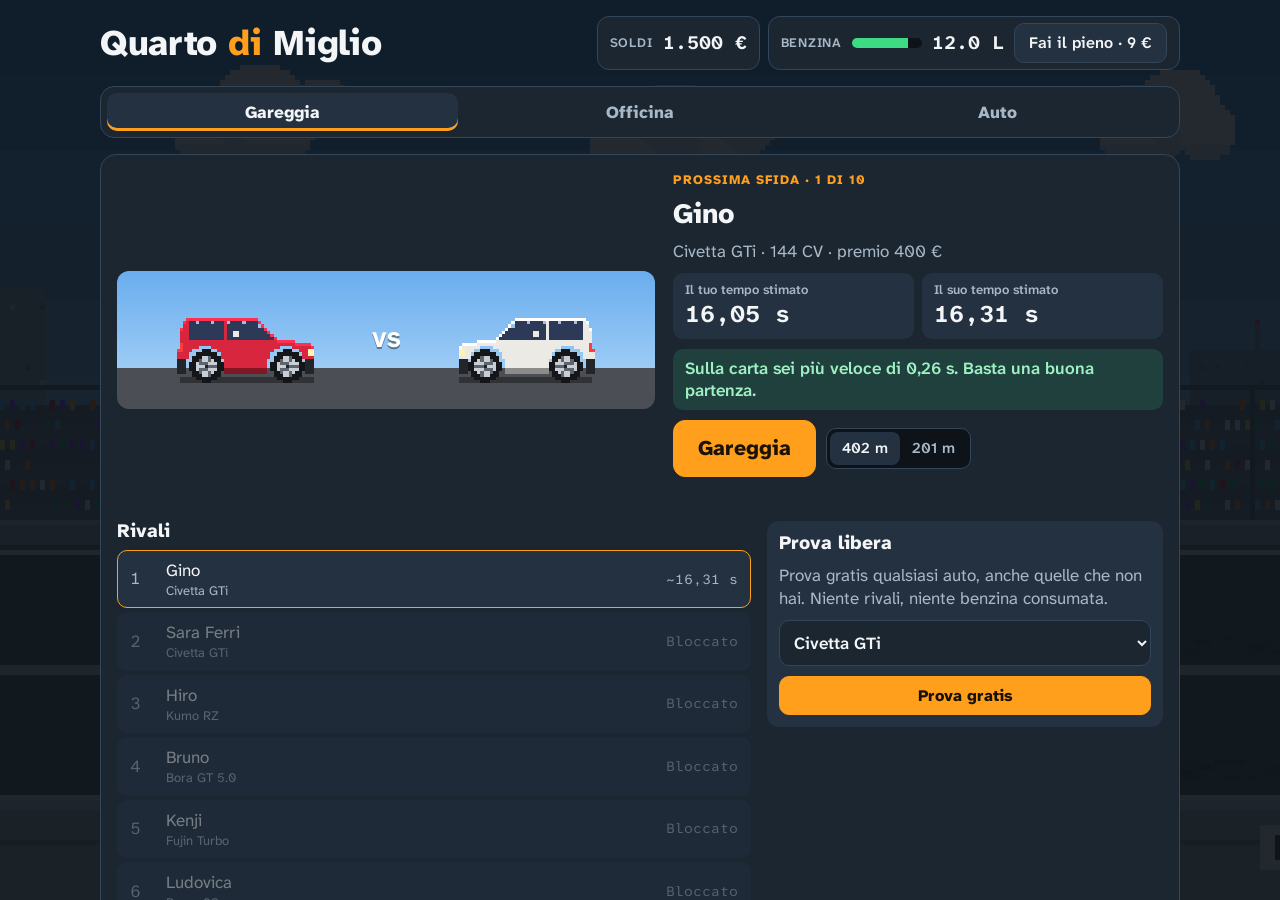
<file: quarto-di-miglio/index.html>
<!doctype html>
<html lang="it">
<head>
<meta charset="utf-8">
<meta name="viewport" content="width=device-width, initial-scale=1, viewport-fit=cover">
<title>Quarto di Miglio</title>
<meta name="description" content="Drag race in pixel art nel browser: partenza con frizione, cambio a palette, 8 auto sportive, officina e 10 rivali sul quarto di miglio.">
<meta name="theme-color" content="#121a23">
<link rel="preconnect" href="https://fonts.googleapis.com">
<link rel="preconnect" href="https://fonts.gstatic.com" crossorigin>
<link rel="stylesheet" href="https://fonts.googleapis.com/css2?family=Atkinson+Hyperlegible+Next:wght@400;600;800&display=swap">
<link rel="stylesheet" href="https://fonts.googleapis.com/css2?family=Atkinson+Hyperlegible:wght@400;700&display=swap">
<link rel="stylesheet" href="https://fonts.googleapis.com/css2?family=Atkinson+Hyperlegible+Mono:wght@400;700&display=swap">
<style>
/* Layout: daytime drag strip seen from the side (pixel canvas); garage = top bar + three big tabs (Gareggia / Officina / Auto); race = guided launch strip on top, cockpit dash bottom-centre. Single look by choice. */
:root{
  --bg:#121a23;
  --panel:#1b2631;
  --raise:#233140;
  --line:#33465a;
  --ink:#f3f5f7;
  --dim:#a9b8c7;
  --accent:#ff9f1c;
  --go:#3ddc84;
  --stop:#ff4d4d;
  --nitro:#4fc3ff;
  --sans:"Atkinson Hyperlegible Next","Atkinson Hyperlegible",system-ui,-apple-system,"Segoe UI",sans-serif;
  --num:"Atkinson Hyperlegible Mono",ui-monospace,Menlo,Consolas,monospace;
  color-scheme:dark;
}
*{box-sizing:border-box;}
[hidden]{display:none!important;}
html,body{height:100%;margin:0;}
body{background:var(--bg);color:var(--ink);font-family:var(--sans);font-size:17px;line-height:1.35;overflow:hidden;user-select:none;-webkit-user-select:none;touch-action:none;}
button{font:inherit;color:inherit;}
button:focus-visible{outline:3px solid var(--accent);outline-offset:2px;}
#scene{position:fixed;inset:0;width:100%;height:100%;image-rendering:pixelated;image-rendering:crisp-edges;object-fit:contain;background:#5aa3ea;}

/* ---------- race HUD ---------- */
#hud{position:fixed;inset:0;pointer-events:none;}
.hudbar{position:absolute;top:calc(10px + env(safe-area-inset-top,0px));left:max(16px,env(safe-area-inset-left,0px));right:max(16px,env(safe-area-inset-right,0px));display:flex;justify-content:space-between;align-items:flex-start;gap:12px;}
.pill{background:rgba(18,26,35,.88);border:1px solid var(--line);border-radius:10px;padding:6px 12px;}
.pill b{display:block;font-weight:800;font-size:16px;}
.pill span{color:var(--dim);font-size:14px;}
#quit,#audioBtn{pointer-events:auto;cursor:pointer;background:rgba(18,26,35,.88);border:1px solid var(--line);border-radius:10px;padding:8px 14px;font-weight:600;font-size:15px;}
#tree{display:flex;gap:6px;background:#15181c;border:1px solid #2b3036;border-radius:8px;padding:6px 8px;}
.tcol{display:flex;flex-direction:column;align-items:center;gap:4px;}
.tcol small{font-size:11px;font-weight:800;color:var(--dim);line-height:1;}
.lamp{width:16px;height:16px;border-radius:50%;background:#2b3038;}
.lamp.s{height:8px;border-radius:4px;}
.lamp.on.y{background:#ffe066;box-shadow:0 0 8px #ffe066;}
.lamp.on.a{background:var(--accent);box-shadow:0 0 10px var(--accent);}
.lamp.on.g{background:var(--go);box-shadow:0 0 12px var(--go);}
.lamp.on.r{background:var(--stop);box-shadow:0 0 12px var(--stop);}

/* guided launch */
#guide{position:absolute;left:50%;top:calc(170px + env(safe-area-inset-top,0px));transform:translateX(-50%);width:min(560px,calc(100vw - 32px));background:rgba(18,26,35,.92);border:1px solid var(--line);border-radius:14px;padding:12px 14px;display:flex;flex-direction:column;gap:10px;}
.steps{list-style:none;margin:0;padding:0;display:grid;grid-template-columns:repeat(3,minmax(0,1fr));gap:8px;}
.steps li{display:flex;gap:8px;align-items:center;font-size:15px;font-weight:600;color:var(--dim);line-height:1.15;}
.steps li i{flex:none;width:26px;height:26px;border-radius:50%;display:grid;place-items:center;font-style:normal;font-weight:800;font-size:14px;background:var(--raise);border:2px solid var(--line);color:var(--ink);}
.steps li.now{color:var(--ink);} .steps li.now i{border-color:var(--accent);background:var(--accent);color:#1a1205;}
.steps li.ok{color:var(--go);} .steps li.ok i{border-color:var(--go);background:var(--go);color:#062312;}
.rpmbar{position:relative;height:22px;border-radius:6px;background:#0d1319;border:1px solid var(--line);overflow:hidden;}
.rpmbar .zone{position:absolute;top:0;bottom:0;background:rgba(61,220,132,.35);border-left:2px solid var(--go);border-right:2px solid var(--go);}
.rpmbar .fill{position:absolute;top:0;bottom:0;left:0;background:linear-gradient(90deg,#3a5266,#8aa2b8);}
.rpmbar .fill.in{background:linear-gradient(90deg,#1f8a52,var(--go));}
.rpmbar .fill.hot{background:linear-gradient(90deg,#a33,var(--stop));}
.rpmlabels{display:flex;justify-content:space-between;font-family:var(--num);font-size:13px;color:var(--dim);margin-top:-4px;}
#guideMsg{margin:0;font-size:17px;font-weight:800;text-align:center;}
#toast{position:absolute;left:50%;top:30%;transform:translate(-50%,-50%);font-weight:800;font-size:clamp(26px,5vw,46px);text-align:center;text-shadow:0 3px 0 rgba(0,0,0,.6),0 0 18px rgba(0,0,0,.4);white-space:nowrap;}
#toast small{display:block;font-weight:600;font-size:clamp(15px,2.3vw,20px);color:var(--ink);margin-top:4px;}
#cue{position:absolute;left:50%;top:calc(56% - 60px);transform:translateX(-50%);font-weight:800;font-size:clamp(22px,3.6vw,32px);padding:6px 18px;border-radius:10px;white-space:nowrap;}
#cue.shift{background:#ff6ec7;color:#2a0619;}
#cue.info{background:rgba(18,26,35,.9);border:1px solid var(--line);}

kbd{font-family:var(--num);font-size:13px;color:var(--ink);background:var(--raise);border:1px solid var(--line);border-bottom-width:2px;border-radius:4px;padding:0 5px;}
#cockpit{position:absolute;left:50%;transform:translateX(-50%);bottom:calc(10px + env(safe-area-inset-bottom,0px));display:flex;align-items:center;gap:10px;}
#dash{display:block;width:min(420px,calc(100vw - 32px - 136px));aspect-ratio:420/150;}
.paddle{pointer-events:auto;cursor:pointer;touch-action:none;width:58px;height:104px;background:linear-gradient(#2c3c4d,#18222d);border:2px solid var(--line);display:flex;flex-direction:column;align-items:center;justify-content:center;gap:6px;transition:transform .09s ease-out,background .09s,border-color .09s;}
#pDown{border-radius:30px 10px 10px 30px;transform-origin:right center;}
#pUp{border-radius:10px 30px 30px 10px;transform-origin:left center;}
.paddle b{font-size:36px;line-height:.8;font-weight:800;}
.paddle small{font-family:var(--num);font-size:13px;color:var(--dim);border:1px solid var(--line);border-radius:4px;padding:0 6px;}
#pDown.press{transform:perspective(200px) rotateY(28deg) scale(.94);}
#pUp.press{transform:perspective(200px) rotateY(-28deg) scale(.94);}
.paddle.press{background:var(--accent);border-color:var(--accent);color:#1a1205;}
.paddle.press small{color:#1a1205;border-color:#1a1205;}

/* touch */
#touch{display:none;}
@media (pointer:coarse){

  #touch{display:flex;position:fixed;left:0;right:0;bottom:0;justify-content:space-between;align-items:flex-end;padding-bottom:calc(12px + env(safe-area-inset-bottom,0px));padding-left:max(16px,env(safe-area-inset-left,0px));padding-right:max(16px,env(safe-area-inset-right,0px));pointer-events:none;}
  #touch .grp{display:flex;gap:10px;align-items:flex-end;}
  #touch button{pointer-events:auto;touch-action:none;border:2px solid var(--line);border-radius:14px;background:rgba(18,26,35,.7);font-weight:800;}
  #touch .pedal{width:86px;height:112px;font-size:14px;}

  #touch #tN{width:64px;height:40px;font-size:13px;color:var(--nitro);}
  #touch button.on{background:rgba(255,159,28,.35);border-color:var(--accent);}
  #dash{width:min(300px,calc(100vw - 2*(86px + 28px) - 136px));min-width:170px;}
  .paddle{width:50px;height:88px;}
  #guide{top:calc(150px + env(safe-area-inset-top,0px));}
}

/* ---------- overlays ---------- */
.overlay{position:fixed;inset:0;overflow:auto;background:rgba(12,18,25,.9);padding-block:calc(16px + env(safe-area-inset-top,0px)) calc(24px + env(safe-area-inset-bottom,0px));padding-left:max(16px,env(safe-area-inset-left,0px));padding-right:max(16px,env(safe-area-inset-right,0px));touch-action:pan-y;}
.shell{max-width:1080px;margin:0 auto;display:flex;flex-direction:column;gap:16px;}
.top{display:flex;flex-wrap:wrap;align-items:center;justify-content:space-between;gap:12px;}
.logo{margin:0;font-weight:800;font-size:clamp(26px,4vw,36px);letter-spacing:-.01em;line-height:1;}
.logo span{color:var(--accent);}
.wallet{display:flex;flex-wrap:wrap;gap:8px;align-items:stretch;}
.chip{background:var(--panel);border:1px solid var(--line);border-radius:12px;padding:6px 12px;display:flex;gap:10px;align-items:center;}
.chip small{color:var(--dim);font-size:13px;font-weight:600;text-transform:uppercase;letter-spacing:.06em;}
.chip b{font-family:var(--num);font-size:19px;font-weight:700;}
.gauge{width:70px;height:10px;border-radius:5px;background:#0d1319;overflow:hidden;}
.gauge i{display:block;height:100%;background:var(--go);}
.gauge i.low{background:var(--stop);}
.btn{cursor:pointer;background:var(--raise);border:1px solid var(--line);border-radius:10px;padding:8px 14px;font-weight:600;font-size:16px;}
.btn:hover:not(:disabled){border-color:var(--accent);}
.btn.go{background:var(--accent);border-color:var(--accent);color:#1a1205;font-weight:800;}
.btn.go:hover:not(:disabled){filter:brightness(1.08);}
.btn.big{font-size:21px;padding:13px 24px;border-radius:12px;}
.btn:disabled{opacity:.45;cursor:not-allowed;}
.nav{display:grid;grid-template-columns:repeat(3,minmax(0,1fr));gap:6px;background:var(--panel);border:1px solid var(--line);border-radius:14px;padding:6px;}
.nav button{cursor:pointer;border:0;border-radius:10px;background:transparent;padding:10px 8px;font-weight:800;font-size:17px;color:var(--dim);display:flex;flex-direction:column;align-items:center;gap:2px;line-height:1.1;}
.nav button small{font-weight:400;font-size:13px;}
.nav button[aria-selected="true"]{background:var(--raise);color:var(--ink);box-shadow:inset 0 -3px 0 var(--accent);}
.card{background:var(--panel);border:1px solid var(--line);border-radius:16px;padding:16px;display:flex;flex-direction:column;gap:12px;}
.eyebrow{font-size:13px;font-weight:800;letter-spacing:.08em;text-transform:uppercase;color:var(--accent);margin:0;}
h2,h3{margin:0;line-height:1.1;text-wrap:balance;}
h2{font-size:28px;font-weight:800;}
h3{font-size:19px;font-weight:800;}
.muted{color:var(--dim);margin:0;}
.note{margin:0;min-height:1.3em;font-weight:600;color:var(--accent);}

/* race tab */
.hero{display:grid;grid-template-columns:minmax(0,1.1fr) minmax(0,1fr);gap:18px;align-items:center;}
@media (max-width:780px){.hero{grid-template-columns:1fr;}}
.vs{display:grid;grid-template-columns:1fr auto 1fr;align-items:center;gap:8px;background:linear-gradient(#69adee,#9ccbf5 70%,#4b4e54 70%);border-radius:12px;padding:10px;}
.vs canvas{width:100%;aspect-ratio:2/1;image-rendering:pixelated;}
.vs b{font-weight:800;font-size:22px;color:#fff;text-shadow:0 2px 0 rgba(0,0,0,.4);}
.cmp{display:grid;grid-template-columns:1fr 1fr;gap:8px;}
.cmp div{background:var(--raise);border-radius:10px;padding:8px 12px;}
.cmp small{display:block;color:var(--dim);font-size:13px;font-weight:600;}
.cmp b{font-family:var(--num);font-size:24px;}
.verdictline{margin:0;font-weight:600;padding:8px 12px;border-radius:10px;}
.verdictline.ok{background:rgba(61,220,132,.14);color:#9ff0c3;}
.verdictline.warn{background:rgba(255,159,28,.14);color:#ffd08a;}
.row{display:flex;flex-wrap:wrap;gap:10px;align-items:center;}
.seg{display:inline-flex;background:#0d1319;border:1px solid var(--line);border-radius:10px;padding:3px;}
.seg button{cursor:pointer;border:0;background:transparent;border-radius:8px;padding:6px 12px;font-weight:600;font-size:15px;color:var(--dim);}
.seg button[aria-pressed="true"]{background:var(--raise);color:var(--ink);}
.lower{display:grid;grid-template-columns:minmax(0,1.6fr) minmax(0,1fr);gap:16px;align-items:start;}
@media (max-width:780px){.lower{grid-template-columns:1fr;}}
.ladder{list-style:none;margin:8px 0 0;padding:0;display:flex;flex-direction:column;gap:4px;}
.rung{width:100%;display:grid;grid-template-columns:26px minmax(0,1fr) auto;gap:10px;align-items:center;padding:8px 12px;border-radius:10px;background:var(--raise);border:1px solid transparent;text-align:left;cursor:pointer;}
.rung small{display:block;color:var(--dim);font-size:13px;}
.rung .n{color:var(--dim);font-family:var(--num);}
.rung .st{font-size:14px;color:var(--dim);font-family:var(--num);}
.rung:hover:not(:disabled){border-color:var(--accent);}
.rung:disabled{opacity:.42;cursor:not-allowed;}
.rung.cur{border-color:var(--accent);}
.rung .done{color:var(--go);font-weight:800;font-family:var(--sans);}
.prac{background:var(--raise);border-radius:12px;padding:12px;display:flex;flex-direction:column;gap:10px;}
.sel{width:100%;background:var(--panel);color:var(--ink);border:1px solid var(--line);border-radius:10px;padding:10px;font:inherit;font-weight:600;}

/* shop + dealer */
.split{display:grid;grid-template-columns:minmax(0,1fr) minmax(0,1.25fr);gap:16px;align-items:start;}
@media (max-width:820px){.split{grid-template-columns:1fr;}}
#show{width:100%;aspect-ratio:16/7;image-rendering:pixelated;border-radius:12px;display:block;}
.bars{display:flex;flex-direction:column;gap:8px;}
.bar{display:grid;grid-template-columns:104px minmax(0,1fr) 84px;gap:10px;align-items:center;font-size:15px;}
.bar span:first-child{color:var(--dim);font-weight:600;}
.bar .track{height:10px;border-radius:5px;background:#0d1319;overflow:hidden;}
.bar .track i{display:block;height:100%;background:var(--accent);border-radius:5px;}
.bar .v{text-align:right;font-family:var(--num);font-size:15px;}
.ups{display:grid;grid-template-columns:repeat(auto-fill,minmax(210px,1fr));gap:10px;}
.up{background:var(--raise);border-radius:12px;padding:12px;display:flex;flex-direction:column;gap:6px;}
.up p{margin:0;font-size:14px;color:var(--dim);}
.up .lv{display:flex;gap:4px;}
.up .lv i{flex:1;height:6px;border-radius:3px;background:#0d1319;}
.up .lv i.on{background:var(--accent);}
.up .fx{font-size:14px;color:#9ff0c3;font-weight:600;}
.up .btn{margin-top:auto;}
.swatches{display:flex;gap:8px;flex-wrap:wrap;}
.sw{width:34px;height:34px;border-radius:50%;cursor:pointer;border:3px solid var(--panel);box-shadow:0 0 0 2px transparent;}
.sw[aria-pressed="true"]{box-shadow:0 0 0 2px var(--ink);}
.cars{display:grid;grid-template-columns:repeat(auto-fill,minmax(240px,1fr));gap:12px;}
.car{background:var(--raise);border-radius:14px;padding:12px;display:flex;flex-direction:column;gap:8px;border:1px solid transparent;}
.car.cur{border-color:var(--accent);}
.car canvas{width:100%;aspect-ratio:2/1;image-rendering:pixelated;border-radius:10px;background:linear-gradient(#69adee,#9ccbf5 72%,#4b4e54 72%);}
.car p{margin:0;font-size:14px;color:var(--dim);}
.car .spec{display:grid;grid-template-columns:auto 1fr;gap:2px 12px;font-size:14px;color:var(--dim);}
.car .spec b{color:var(--ink);font-family:var(--num);font-weight:700;}
.car .btn{margin-top:auto;}
.foot{display:flex;justify-content:space-between;gap:12px;flex-wrap:wrap;color:var(--dim);font-size:14px;}
.linkbtn{cursor:pointer;background:none;border:0;color:var(--dim);text-decoration:underline;padding:0;font-size:14px;}

/* results */
.res{max-width:640px;margin:0 auto;display:flex;flex-direction:column;gap:14px;}
.verdict{margin:0;font-weight:800;font-size:clamp(32px,6vw,48px);text-align:center;line-height:1;}
.verdict.win{color:var(--go);} .verdict.lose{color:var(--stop);}
.sum{display:grid;grid-template-columns:repeat(3,minmax(0,1fr));gap:8px;}
@media (max-width:520px){.sum{grid-template-columns:1fr;}}
.sum div{background:var(--panel);border:1px solid var(--line);border-radius:12px;padding:10px 12px;}
.sum small{display:block;color:var(--dim);font-size:13px;font-weight:600;text-transform:uppercase;letter-spacing:.05em;}
.sum b{font-size:20px;font-weight:800;}
.sum b.good{color:var(--go);} .sum b.bad{color:var(--stop);} .sum b.meh{color:var(--accent);}
.sum p{margin:2px 0 0;font-size:14px;color:var(--dim);}
.slip{background:#f1ede4;color:#23211c;border-radius:6px;padding:16px 18px;font-family:var(--num);font-size:15px;line-height:1.3;}
.slip h4{margin:0;text-align:center;font-size:16px;letter-spacing:.08em;}
.slip .c{margin:0 0 6px;text-align:center;color:#5c574b;font-size:13px;}
.slip table{width:100%;border-collapse:collapse;font-variant-numeric:tabular-nums;}
.slip th{font-weight:700;text-align:right;padding:3px 4px;border-bottom:1px dashed #8a8270;}
.slip td{text-align:right;padding:3px 4px;}
.slip th:first-child,.slip td:first-child{text-align:left;}
.slip tr.win td{font-weight:700;}
.btns{display:flex;gap:10px;flex-wrap:wrap;justify-content:center;}
@media (prefers-reduced-motion:reduce){*{animation:none!important;transition:none!important;}}
</style>
</head>
<body>
<canvas id="scene" aria-label="Pista di drag race vista di lato"></canvas>

<div id="hud" hidden>
  <div class="hudbar">
    <div class="pill"><b id="rivalName">Prova cronometrata</b><span id="rivalCar">Solo tu e il cronometro</span></div>
    <div id="tree" aria-label="Semaforo di partenza">
      <div class="tcol"><small>TU</small><div class="lamp s y" data-l="pre0"></div><div class="lamp s y" data-l="stg0"></div><div class="lamp a" data-l="a1"></div><div class="lamp a" data-l="a2"></div><div class="lamp a" data-l="a3"></div><div class="lamp g" data-l="g0"></div><div class="lamp r" data-l="r0"></div></div>
      <div class="tcol"><small>RIV</small><div class="lamp s y" data-l="pre1"></div><div class="lamp s y" data-l="stg1"></div><div class="lamp a" data-l="a1"></div><div class="lamp a" data-l="a2"></div><div class="lamp a" data-l="a3"></div><div class="lamp g" data-l="g1"></div><div class="lamp r" data-l="r1"></div></div>
    </div>
    <div style="display:flex;gap:8px"><button id="audioBtn" type="button">Audio: sì</button><button id="quit" type="button">Esci</button></div>
  </div>
  <div id="guide">
    <ol class="steps">
      <li id="st1"><i>1</i><span>Tieni premuta la frizione</span></li>
      <li id="st2"><i>2</i><span>Giri nella zona verde</span></li>
      <li id="st3"><i>3</i><span>Lascia la frizione al verde</span></li>
    </ol>
    <div class="rpmbar"><div class="fill" id="gFill"></div><div class="zone" id="gZone"></div></div>
    <div class="rpmlabels"><span>0</span><span id="gRpm">0 giri</span><span id="gMax">8000</span></div>
    <p id="guideMsg">Premi e tieni premuto Spazio</p>
  </div>
  <div id="toast" hidden></div>
  <div id="cue" hidden></div>
  <div id="cockpit">
    <button class="paddle" id="pDown" type="button" aria-label="Marcia giù (Q)"><b>−</b><small>Q</small></button>
    <canvas id="dash" aria-label="Cruscotto: contagiri, marcia, velocità e benzina"></canvas>
    <button class="paddle" id="pUp" type="button" aria-label="Marcia su (E)"><b>+</b><small>E</small></button>
  </div>
</div>

<div id="touch" hidden>
  <div class="grp"><button class="pedal" id="tC" type="button">FRIZIONE</button></div>
  <div class="grp"><button id="tN" type="button">NITRO</button><button class="pedal" id="tG" type="button">GAS</button></div>
</div>

<div class="overlay" id="garage">
  <div class="shell">
    <div class="top">
      <h1 class="logo">Quarto <span>di</span> Miglio</h1>
      <div class="wallet">
        <div class="chip"><small>Soldi</small><b id="money">1500 €</b></div>
        <div class="chip"><small>Benzina</small><div class="gauge"><i id="fuelBar"></i></div><b id="fuelTxt">12 L</b><button class="btn" id="refuel" type="button">Fai il pieno</button></div>
      </div>
    </div>
    <nav class="nav" role="tablist">
      <button role="tab" id="tabRace" aria-selected="true" type="button">Gareggia</button>
      <button role="tab" id="tabShop" aria-selected="false" type="button">Officina</button>
      <button role="tab" id="tabDeal" aria-selected="false" type="button">Auto</button>
    </nav>

    <section id="paneRace" class="card">
      <div class="hero">
        <div class="vs"><canvas id="vsMe" width="120" height="60" aria-label="La tua auto"></canvas><b>VS</b><canvas id="vsRiv" width="120" height="60" aria-label="Auto del rivale"></canvas></div>
        <div style="display:flex;flex-direction:column;gap:10px;">
          <p class="eyebrow" id="nextEyebrow">Prossima sfida · 1 di 10</p>
          <h2 id="nextName">Gino</h2>
          <p class="muted" id="nextCar">Civetta GTi</p>
          <div class="cmp"><div><small>Il tuo tempo stimato</small><b id="cmpMe">16.5 s</b></div><div><small>Il suo tempo stimato</small><b id="cmpRiv">16.8 s</b></div></div>
          <p class="verdictline ok" id="cmpLine"></p>
          <div class="row"><button class="btn go big" id="goNext" type="button">Gareggia</button>
            <div class="seg" role="group" aria-label="Distanza"><button id="dQ" type="button" aria-pressed="true">402 m</button><button id="dE" type="button" aria-pressed="false">201 m</button></div></div>
          <p class="note" id="raceNote"></p>
        </div>
      </div>
      <div class="lower">
        <div><h3>Rivali</h3><ol class="ladder" id="ladder"></ol></div>
        <div class="prac"><h3>Prova libera</h3><p class="muted">Prova gratis qualsiasi auto, anche quelle che non hai. Niente rivali, niente benzina consumata.</p>
          <select class="sel" id="pracCar" aria-label="Auto per la prova libera"></select><button class="btn go" id="practice" type="button">Prova gratis</button></div>
      </div>
    </section>

    <section id="paneShop" class="split" hidden>
      <div class="card">
        <canvas id="show" width="200" height="88" aria-label="La tua auto in officina"></canvas>
        <div><p class="eyebrow" id="shopLook"></p><h2 id="carName">Civetta GTi</h2><p class="muted" id="carEngine"></p></div>
        <div class="bars" id="carBars"></div>
        <div><h3 style="margin-bottom:8px">Vernice</h3><div class="swatches" id="paint"></div></div>
      </div>
      <div class="card">
        <h3>Potenziamenti</h3>
        <p class="muted">Ogni pezzo mostra quanto guadagni. I tempi sono stimati con partenza e cambiate perfette.</p>
        <div class="ups" id="ups"></div>
        <p class="note" id="shopNote"></p>
      </div>
    </section>

    <section id="paneDeal" class="card" hidden>
      <h3>Le auto</h3>
      <div class="cars" id="deal"></div>
      <p class="note" id="dealNote"></p>
    </section>

    <div class="foot"><span>I progressi restano salvati in questo browser.</span><button class="linkbtn" id="reset" type="button">Ricomincia la carriera</button></div>
  </div>
</div>

<div class="overlay" id="result" hidden>
  <div class="res">
    <p class="verdict" id="verdict">HAI VINTO</p>
    <div class="sum" id="sum"></div>
    <div class="slip" id="slip"></div>
    <div class="btns"><button class="btn go big" id="again" type="button">Rivincita</button><button class="btn big" id="next" type="button">Prossima sfida</button><button class="btn big" id="toGarage" type="button">Garage</button></div>
  </div>
</div>
<script>
/* ---------- drivetrain physics (no DOM) ---------- */
const G_ACC=9.81, IDLE=900, K_ENG=60/(2*Math.PI*0.2); // rpm/s per Nm of net engine torque
const QUARTER=402.34, EIGHTH=201.17;
const clamp=(v,a,b)=>Math.max(a,Math.min(b,v));
const smooth=(a,b,x)=>{const t=clamp((x-a)/(b-a),0,1);return t*t*(3-2*t);};
// Fictional cars styled after classic sports-car shapes; no real names or badges.
// snd: firing = power pulses per crank rev, harm = [1x,0.5x,2x,0.25x] partial levels, drive = exhaust saturation, rasp = exhaust noise
const CARS={
  civetta:{name:'Civetta GTi',look:'Hot hatch anni \'80',kind:'hatch',drive:'FWD',price:0,mass:1030,tq:180,peak:4600,red:7100,lim:7500,
    gears:[3.25,1.95,1.38,1.05,0.84],fd:4.2,r:0.29,mu:1.05,cda:0.64,turbo:false,spool:0,engine:'4 cilindri 1.8 aspirato',
    snd:{firing:2,harm:[.5,.22,.24,.2],drive:3.6,rasp:.3,burble:0,lp:520,peakGain:6,whistle:0},
    desc:'Piccola, leggera, trazione anteriore. Perdona gli errori: perfetta per imparare.'},
  kumo:{name:'Kumo RZ',look:'Coupé giapponese col motore rotativo',kind:'rotary',drive:'RWD',price:6500,mass:1280,tq:300,peak:5600,red:8200,lim:8600,
    gears:[3.48,2.02,1.39,1.0,0.72],fd:4.1,r:0.31,mu:1.05,cda:0.6,turbo:true,spool:3800,engine:'Rotativo biturbo',
    snd:{firing:2,harm:[.62,.08,.34,.06],drive:4.2,rasp:.4,burble:0,lp:650,peakGain:7,whistle:.7},
    desc:'Motore rotativo che urla fino a 8600 giri. Sotto i 4000 è pigro: partenze alte.'},
  bora:{name:'Bora GT 5.0',look:'Muscle car americana',kind:'muscle',drive:'RWD',price:9000,mass:1560,tq:530,peak:4200,red:6300,lim:6700,
    gears:[2.66,1.78,1.30,1.0,0.80],fd:3.55,r:0.34,mu:1.15,cda:0.82,turbo:false,spool:0,engine:'V8 5.0 aspirato',
    snd:{firing:4,harm:[.45,.6,.12,.55],drive:2.6,rasp:.2,burble:1,lp:360,peakGain:5,whistle:0},
    desc:'V8 con coppia enorme a trazione posteriore. Se parti troppo alto, fumo e niente spinta.'},
  boxer:{name:'Boxer 9S',look:'Sportiva tedesca a motore posteriore',kind:'boxer',drive:'RWD',rear:true,price:15000,mass:1370,tq:380,peak:5200,red:7200,lim:7600,
    gears:[3.82,2.2,1.52,1.22,1.02,0.84],fd:3.44,r:0.32,mu:1.05,cda:0.62,turbo:false,spool:0,engine:'6 cilindri boxer aspirato',
    snd:{firing:3,harm:[.52,.42,.26,.32],drive:3.1,rasp:.26,burble:.45,lp:600,peakGain:7,whistle:0},
    desc:'Motore dietro le ruote motrici: grande trazione in partenza e suono metallico.'},
  fujin:{name:'Fujin Turbo',look:'Gran turismo giapponese anni \'90',kind:'gt',drive:'RWD',price:12000,mass:1510,tq:500,peak:4200,red:6800,lim:7200,
    gears:[3.83,2.36,1.69,1.31,1.0,0.79],fd:3.13,r:0.33,mu:1.05,cda:0.64,turbo:true,spool:3300,engine:'6 cilindri in linea biturbo',
    snd:{firing:3,harm:[.55,.24,.2,.3],drive:2.6,rasp:.18,burble:0,lp:440,peakGain:6,whistle:1},
    desc:'Sei in linea biturbo indistruttibile. Con il turbo al massimo diventa un missile.'},
  raijin:{name:'Raijin RS',look:'Coupé giapponese a trazione integrale',kind:'skyline',drive:'AWD',price:24000,mass:1560,tq:470,peak:4600,red:7600,lim:8000,
    gears:[3.83,2.36,1.69,1.31,1.0,0.79],fd:3.55,r:0.33,mu:1.0,cda:0.66,turbo:true,spool:3400,engine:'6 cilindri in linea biturbo',
    snd:{firing:3,harm:[.56,.2,.26,.24],drive:2.9,rasp:.22,burble:0,lp:520,peakGain:7,whistle:.9},
    desc:'Trazione integrale: parte come un fulmine anche con tanta potenza.'},
  saetta:{name:'Saetta Biturbo',look:'Supercar italiana anni \'80',kind:'super',drive:'RWD',rear:true,price:45000,mass:1150,tq:570,peak:4200,red:7500,lim:7900,
    gears:[2.92,1.94,1.42,1.12,0.92],fd:3.24,r:0.34,mu:1.28,cda:0.6,turbo:true,spool:3600,engine:'V8 biturbo',
    snd:{firing:4,harm:[.55,.16,.32,.16],drive:3.2,rasp:.27,burble:0,lp:600,peakGain:8,whistle:1},
    desc:'Leggerissima e cattiva. Il turbo arriva tutto insieme: tienila dritta.'},
  toro:{name:'Toro V12',look:'Supercar a cuneo con V12',kind:'wedge',drive:'AWD',price:70000,mass:1575,tq:690,peak:5500,red:8300,lim:8700,
    gears:[3.91,2.44,1.81,1.46,1.19,0.97,0.84],fd:2.86,r:0.35,mu:1.05,cda:0.66,turbo:false,spool:0,engine:'V12 6.5 aspirato',
    snd:{firing:6,harm:[.5,.12,.36,.08],drive:2.2,rasp:.14,burble:0,lp:720,peakGain:9,whistle:0},
    desc:'Dodici cilindri e trazione integrale. Il re del rettilineo, se sai cambiare.'}
};
const UPGRADES=[
  {key:'engine', name:'Motore',  max:4,cost:l=>1500*(l+1),info:'+10% coppia per livello'},
  {key:'turbo',  name:'Turbo',   max:3,cost:l=>2600*(l+1),info:'+14% coppia sopra i giri di sovralimentazione'},
  {key:'tyres',  name:'Gomme',   max:3,cost:l=>1100*(l+1),info:'Più aderenza in partenza, meno pattinamento'},
  {key:'weight', name:'Alleggerimento',max:3,cost:l=>1300*(l+1),info:'−5% di peso per livello'},
  {key:'gearbox',name:'Cambio',  max:3,cost:l=>1400*(l+1),info:'Cambiate più rapide'},
  {key:'nos',    name:'Nitro',   max:1,cost:()=>3500,info:'Una carica da 2,5 s per gara: +40% coppia'}
];
function compile(id,up){
  const c=CARS[id]; up=up||{};
  const e=up.engine|0,tb=up.turbo|0,ty=up.tyres|0,w=up.weight|0,gb=up.gearbox|0;
  const tqMul=1+e*.1, boost=tb*.14, spool=c.turbo?c.spool:4300;
  const sp={...c,id,mass:c.mass*(1-w*.05),mu:c.mu+ty*.12,shiftTime:[.32,.24,.16,.09][gb],nos:!!up.nos,tqMax:c.tq*tqMul*(1+boost)};
  sp.torque=rpm=>{
    if(rpm<250) return 0;
    let s=rpm<c.peak?.5+.5*Math.sin(Math.PI/2*clamp((rpm-IDLE)/(c.peak-IDLE),0,1)):1-.24*((rpm-c.peak)/(c.red-c.peak))**2;
    if(c.turbo) s*=.6+.4*smooth(spool-700,spool+1300,rpm); // turbo lag
    s*=1+boost*smooth(spool-600,spool+1600,rpm);
    return c.tq*tqMul*Math.max(.1,s);
  };
  let hp=0;for(let r=1000;r<=c.lim;r+=50)hp=Math.max(hp,sp.torque(r)*r/9549*1.36);
  sp.hp=Math.round(hp);
  return sp;
}
function newState(){return {x:0,v:0,a:0,rpm:IDLE,gear:1,eng:0,locked:false,spin:0,shiftT:0,cutT:0,limT:0,stalled:false,stallT:0,nosT:0,nosUsed:false,fuel:30,thr:0};}
function traction(sp,s){
  const t=clamp(s.a/G_ACC,0,1.2);
  const wf=sp.drive==='FWD'?.61-.16*t:sp.drive==='RWD'?(sp.rear?.58:.47)+.17*t:.98;
  return sp.mu*sp.mass*G_ACC*wf;
}
function applyTraction(s,Fd,Fmax,dt){
  if(Fd>Fmax){ s.spin=Math.min(1.2,s.spin+(Fd/Fmax-1)*dt*3); return Fmax*(1-.45*Math.min(1,s.spin)); }
  s.spin=Math.max(0,s.spin-dt*2.5); return Fd;
}
// hold=true keeps the car on the line with the clutch out of the loop (staging)
function step(sp,s,inp,dt,hold){
  const gr=sp.gears[s.gear-1]*sp.fd, eff=.9, C=2*Math.PI*sp.r/60;
  const pedal=hold||inp.clutch?1:0, tgt=1-pedal;
  s.eng+=tgt>s.eng?Math.min(tgt-s.eng,dt*4.5):-Math.min(s.eng-tgt,dt*12);
  if(s.shiftT>0)s.shiftT-=dt; if(s.cutT>0)s.cutT-=dt; if(s.nosT>0)s.nosT-=dt;
  if(s.rpm>=sp.lim){s.cutT=.07;}
  s.limT=s.rpm>=sp.lim-15?s.limT+dt:0;
  const thr=inp.gas&&s.shiftT<=0&&s.cutT<=0&&!s.stalled&&s.fuel>0?1:0; s.thr=inp.gas&&!s.stalled?1:0;
  let T=sp.torque(s.rpm)*thr*(s.nosT>0?1.4:1);
  if(!s.stalled&&s.rpm<IDLE) T+=(IDLE-s.rpm)*.3; // idle governor
  const fric=s.stalled?0:sp.tq*.08+s.rpm*.004;
  const Tn=T-fric;
  s.fuel=Math.max(0,s.fuel-Math.max(0,T)*s.rpm/9549*dt/1400);
  const Fmax=traction(sp,s), drive=()=>s.v/C*gr*(1+s.spin);
  let F=0, slip=0;
  if(s.stalled){
    s.rpm=0;s.locked=false;
    if(pedal){s.stallT+=dt;if(s.stallT>.7){s.stalled=false;s.rpm=IDLE;s.stallT=0;}}
  } else if(s.eng<.02){
    s.locked=false; s.rpm=Math.max(IDLE*.92,s.rpm+Tn*K_ENG*dt);
  } else if(s.locked){
    if(s.eng<.9) s.locked=false;
    F=applyTraction(s,Tn*gr*eff/sp.r,Fmax,dt);
  } else {
    slip=s.rpm-drive();
    const bite=.45+1.1*clamp(s.rpm/sp.lim,0,1.05); // a clutch dumped at high revs bites harder
    const Tc=Math.sign(slip)*sp.tq*bite*s.eng*Math.min(1,Math.abs(slip)/120);
    s.rpm+=(Tn-Tc)*K_ENG*dt;
    F=applyTraction(s,Tc*gr*eff/sp.r,Fmax,dt);
  }
  const drag=.5*1.2*sp.cda*s.v*s.v+(s.v>.1?.013*sp.mass*G_ACC:0);
  let a=(F-drag)/sp.mass; if(s.v<=0&&a<0)a=0;
  s.a=a; s.v=Math.max(0,s.v+a*dt); s.x+=s.v*dt;
  if(!s.stalled&&s.eng>=.02){
    const d=drive();
    if(s.locked) s.rpm=d;
    else if(s.eng>.9&&(slip*(s.rpm-d)<=0||Math.abs(s.rpm-d)<80)){s.locked=true;s.rpm=d;}
    if(s.rpm<420&&s.eng>.5){s.stalled=true;s.rpm=0;s.locked=false;s.spin=0;}
  }
  s.rpm=Math.min(s.rpm,sp.lim+120);
}
function shift(sp,s,dir){
  const n=s.gear+dir;
  if(n<1||n>sp.gears.length||s.stalled||s.shiftT>0) return null;
  if(dir<0&&s.locked&&s.rpm*sp.gears[n-1]/sp.gears[s.gear-1]>sp.lim) return 'blocked';
  const rpm=s.rpm; s.gear=n;
  if(dir<0){s.shiftT=sp.shiftTime*.6;return 'down';}
  let q=rpm>=sp.lim-450?'perfect':rpm>=sp.lim-1300?'good':'early';
  if(s.limT>.25) q='late';
  s.shiftT=sp.shiftTime*(q==='perfect'?.5:1);
  return q;
}
// full scripted run, used for the launch window and for tests
function simulateRun(sp,launchRpm,shiftRpm,dist,react){
  const s=newState(), dt=1/240; let t=0,t60=null; s.rpm=launchRpm; react=react||0;
  while(s.x<dist&&t<40){
    const go=t>=react;
    const inp={clutch:go?0:1,gas:go?1:(s.rpm<launchRpm?1:0)};
    if(s.locked&&s.rpm>=shiftRpm&&s.gear<sp.gears.length) shift(sp,s,1);
    if(sp.nos&&!s.nosUsed&&s.gear>=2){s.nosUsed=true;s.nosT=2.5;}
    step(sp,s,inp,dt,false); t+=dt;
    if(t60===null&&s.x>=18.29) t60=t;
    if(s.stalled) return {stalled:true,t60:99,et:99,trap:0};
  }
  return {t60,et:t,trap:s.v*3.6,stalled:false};
}
function launchWindow(sp){
  const res=[];let best=1e9;
  for(let r=1500;r<=sp.lim;r+=100){const o=simulateRun(sp,r,sp.lim-150,60.96);res.push([r,o.et]);best=Math.min(best,o.et);}
  const ok=res.filter(([,e])=>e<=best*1.015).map(([r])=>r);
  const bestR=res.find(([,e])=>e===best)[0];
  return {lo:Math.max(1500,Math.min(bestR-300,...ok)),hi:Math.min(sp.lim,Math.max(bestR+300,...ok)),best:bestR};
}

</script>
<script>
(()=>{
const $=id=>document.getElementById(id);
const PAINT=[
  {n:'Rosso corsa',c:'#d7263d'},{n:'Giallo',c:'#ffc93c'},{n:'Blu elettrico',c:'#2f6bff'},{n:'Verde',c:'#1fae6a'},
  {n:'Bianco',c:'#eceae4'},{n:'Grafite',c:'#3a3f46'},{n:'Arancio',c:'#ff7a1a'},{n:'Viola',c:'#8b3dff'},{n:'Argento',c:'#b9c0c8'},{n:'Azzurro',c:'#3fb6e8'}];
const DEF_PAINT={civetta:0,kumo:1,bora:2,boxer:8,fujin:6,raijin:2,saetta:0,toro:3};
const RIVALS=[
  {name:'Gino',car:'civetta',up:{},color:4,skill:.55,reward:400},
  {name:'Sara Ferri',car:'civetta',up:{engine:2,tyres:1},color:1,skill:.7,reward:700},
  {name:'Hiro',car:'kumo',up:{},color:9,skill:.65,reward:1200},
  {name:'Bruno',car:'bora',up:{},color:5,skill:.65,reward:1600},
  {name:'Kenji',car:'fujin',up:{engine:1,turbo:1},color:4,skill:.75,reward:2400},
  {name:'Ludovica',car:'boxer',up:{},color:8,skill:.78,reward:3200},
  {name:'Marta',car:'bora',up:{engine:3,turbo:2,tyres:2,gearbox:2},color:0,skill:.85,reward:4500},
  {name:'Ombra',car:'raijin',up:{engine:3,turbo:2,tyres:3,weight:2,gearbox:3,nos:1},color:5,skill:.9,reward:7000},
  {name:'Valentina',car:'saetta',up:{engine:2,turbo:2,tyres:2,gearbox:2},color:0,skill:.92,reward:10000},
  {name:'Il Re del Rettilineo',car:'toro',up:{engine:4,turbo:3,tyres:3,weight:3,gearbox:3,nos:1},color:1,skill:.97,reward:20000}];
const TANK=15, FUEL_PRICE=3, PPM=10, SH=180;
const MARKS=[[18.288,"60'"],[100.584,"330'"],[201.168,'1/8'],[304.8,"1000'"],[402.336,'1/4']];
const DRIVE_IT={FWD:'Anteriore',RWD:'Posteriore',AWD:'Integrale'};
const touchUI=matchMedia('(pointer:coarse)').matches;
const CLUTCH_KEY=touchUI?'il tasto FRIZIONE':'Spazio';

/* ---------- save ---------- */
const SAVE_KEY='quarto-di-miglio-v2';
const defSave=()=>({money:1500,cars:{civetta:{up:{},color:DEF_PAINT.civetta,fuel:12}},current:'civetta',beaten:[],best:{},dist:'quarter'});
function loadSave(){try{const s=JSON.parse(localStorage.getItem(SAVE_KEY));if(s&&s.cars&&s.cars[s.current]&&CARS[s.current]){for(const k in s.cars)if(!CARS[k])delete s.cars[k];return Object.assign(defSave(),s);}}catch(e){}return defSave();}
function persist(){try{localStorage.setItem(SAVE_KEY,JSON.stringify(save));}catch(e){}}
let save=loadSave();
const raceDist=()=>save.dist==='eighth'?EIGHTH:QUARTER;
const unlocked=i=>i===0||save.beaten.includes(i-1);
function nextIdx(){for(let i=0;i<RIVALS.length;i++)if(unlocked(i)&&!save.beaten.includes(i))return i;return RIVALS.length-1;}

/* ---------- helpers ---------- */
const hexRgb=h=>[1,3,5].map(i=>parseInt(h.slice(i,i+2),16));
const shade=(h,f)=>'rgb('+hexRgb(h).map(v=>Math.round(clamp(v*f,0,255))).join(',')+')';
const euro=n=>Math.round(n).toLocaleString('it-IT')+' €';
const sec=t=>t.toFixed(2).replace('.',',')+' s';
function rng(seed){return()=>{seed|=0;seed=seed+0x6D2B79F5|0;let t=Math.imul(seed^seed>>>15,1|seed);t=t+Math.imul(t^t>>>7,61|t)^t;return((t^t>>>14)>>>0)/4294967296;};}
function escapeHtml(s){return String(s).replace(/[&<>"]/g,c=>({'&':'&amp;','<':'&lt;','>':'&gt;','"':'&quot;'}[c]));}

/* ---------- pixel font (3x5), for track signs only ---------- */
const GL={'0':'111101101101111','1':'010110010010111','2':'111001111100111','3':'111001111001111','4':'101101111001001','5':'111100111001111','6':'111100111101111','7':'111001010010010','8':'111101111101111','9':'111101111001111','.':'000000000000010','/':'001001010100100',"'":'010010000000000','-':'000000111000000','+':'000010111010000',
  T:'111010010010010',M:'101111111101101',K:'101101110101101',H:'101101111101101',U:'101101101101111'};
function pxText(ctx,str,x,y,color,s=1){ctx.fillStyle=color;let cx=Math.round(x);for(const ch of String(str).toUpperCase()){const g=GL[ch];if(g)for(let i=0;i<15;i++)if(g[i]==='1')ctx.fillRect(cx+(i%3)*s,Math.round(y)+Math.floor(i/3)*s,s,s);cx+=4*s;}}
const pxW=(str,s=1)=>String(str).length*4*s-s;

/* ---------- car sprites: side profiles, front to the right ---------- */
const BODY={
  hatch:  {L:44,pts:[[0,10],[1,17],[3,20],[25,20],[32,13],[42,12],[44,9]],belt:13,win:[4,30],pillars:[15],wheels:[9,35],wr:5,bumpers:true,rim:'#c9ced4'},
  rotary: {L:52,pts:[[0,10],[1,13],[6,14],[14,15],[21,19],[30,19],[37,14],[50,11],[52,8]],belt:13,win:[16,35],pillars:[27],wheels:[11,41],wr:5,lip:true,rim:'#d6d9de'},
  muscle: {L:56,pts:[[0,11],[1,15],[6,16],[22,21],[31,21],[37,15],[54,14],[56,9]],belt:14,win:[20,35],pillars:[30],wheels:[12,45],wr:6,stripe:9,scoop:[42,48],rim:'#b8bec6'},
  boxer:  {L:50,pts:[[0,9],[1,12],[4,14],[12,17],[20,20],[28,20],[34,15],[46,12],[50,9]],belt:13,win:[17,33],pillars:[26],wheels:[10,40],wr:5,duck:true,rim:'#e3e6ea'},
  gt:     {L:56,pts:[[0,11],[1,14],[12,15],[19,20],[30,20],[37,16],[53,14],[56,9]],belt:14,win:[19,35],pillars:[28],wheels:[12,45],wr:6,wing:{x0:0,x1:10,h:21,posts:[2,8]},rim:'#e3e6ea'},
  skyline:{L:54,pts:[[0,12],[1,16],[11,16],[17,21],[30,21],[36,16],[52,15],[54,11]],belt:15,win:[17,34],pillars:[26],wheels:[11,43],wr:6,wing:{x0:0,x1:9,h:19,posts:[4]},rim:'#c9a227'},
  super:  {L:58,pts:[[0,10],[1,14],[16,15],[24,19],[33,19],[40,14],[56,12],[58,9]],belt:13,win:[24,38],pillars:[],wheels:[12,47],wr:6,wing:{x0:0,x1:12,h:17,posts:[1,11]},intake:{x0:17,x1:22,h0:9,h1:11},rim:'#c0c4ca'},
  wedge:  {L:60,pts:[[0,10],[1,13],[16,15],[27,19],[34,19],[44,14],[58,11],[60,8]],belt:12,win:[27,42],pillars:[],wheels:[13,49],wr:6,intake:{x0:17,x1:26,h0:7,h1:12},rim:'#3b3f45'}};
function topAt(B,x){const p=B.pts;for(let i=0;i<p.length-1;i++){const [x0,h0]=p[i],[x1,h1]=p[i+1];if(x>=x0&&x<=x1)return h0+(h1-h0)*(x1===x0?0:(x-x0)/(x1-x0));}return p[p.length-1][1];}
function drawCar(ctx,kind,x0,gy,color,wa,pitch,beam){
  const B=BODY[kind],L=B.L,dark=shade(color,.6),lite=shade(color,1.28),glass='#2c3a58',glassHi='#9fc0ea',trim='#22262b';
  x0=Math.round(x0);gy=Math.round(gy);
  const dyAt=x=>Math.round(pitch*(x/L-.35));
  const px=(x,h,c)=>{ctx.fillStyle=c;ctx.fillRect(x0+x,gy-h-dyAt(x),1,1);};
  ctx.fillStyle='rgba(0,0,0,.35)';ctx.fillRect(x0+1,gy-1,L-1,2);
  if(beam){ctx.fillStyle='rgba(255,240,170,.12)';ctx.beginPath();ctx.moveTo(x0+L,gy-8);ctx.lineTo(x0+L+50,gy-2);ctx.lineTo(x0+L+50,gy+2);ctx.lineTo(x0+L,gy-5);ctx.fill();}
  for(let x=0;x<L;x++){
    const top=Math.round(topAt(B,x));
    for(let h=3;h<=top;h++){
      let cut=false;for(const w of B.wheels){const dx=x+.5-w,dh=h-B.wr;if(dx*dx+dh*dh<=(B.wr+1.2)**2)cut=true;}
      if(cut)continue;
      let c=color;
      if(h<=4)c=dark; else if(h===top)c=lite;
      if(B.stripe&&(h===B.stripe||h===B.stripe+1)&&x>2&&x<L-3)c='#f3f5f7';
      if(B.bumpers&&h<=7&&(x<=2||x>=L-3))c=trim;
      if(B.intake&&x>=B.intake.x0&&x<=B.intake.x1&&h>=B.intake.h0&&h<=B.intake.h1&&(x-B.intake.x0)<=(h-B.intake.h0)+3)c='#15171a';
      if(x>=B.win[0]&&x<=B.win[1]&&h>B.belt&&h<top&&!B.pillars.includes(x))c=(h===top-1&&x%5===1)?glassHi:glass;
      if(x<=1&&h>=B.belt-3&&h<=B.belt-1)c='#ff3b3b';
      if(x>=L-2&&h>=B.belt-4&&h<=B.belt-3)c='#fff3b0';
      px(x,h,c);
    }
  }
  const hx=(B.pillars[0]??Math.round((B.win[0]+B.win[1])/2)-3)+3;px(hx,B.belt+2,'#eceae4');px(hx+1,B.belt+2,'#eceae4');px(hx,B.belt+3,'#eceae4');px(hx+1,B.belt+3,'#eceae4');
  if(B.scoop)for(let x=B.scoop[0];x<=B.scoop[1];x++)px(x,Math.round(topAt(B,x))+1,dark);
  if(B.lip)for(let x=1;x<=4;x++)px(x,Math.round(topAt(B,x))+1,dark);
  if(B.duck)for(let x=1;x<=6;x++)px(x,Math.round(topAt(B,x))+1,color);
  if(B.wing){const w=B.wing;for(let x=w.x0;x<=w.x1;x++){px(x,w.h,dark);px(x,w.h+1,trim);}
    for(const p of w.posts)for(let h=Math.round(topAt(B,p))+1;h<w.h;h++)px(p,h,trim);}
  for(const w of B.wheels){
    const cx=x0+w,cy=gy-B.wr,r=B.wr;
    for(let dx=-r;dx<=r;dx++)for(let dh=-r;dh<=r;dh++){const q=dx*dx+dh*dh;if(q>r*r+r*.6)continue;
      ctx.fillStyle=q<=(r-2)*(r-2)+1?B.rim:'#141619';ctx.fillRect(cx+dx,cy+dh,1,1);}
    ctx.fillStyle=kind==='wedge'?'#8a9098':'#5d646d';
    for(let k=0;k<5;k++){const a=wa+k*1.2566;for(let j=1;j<r-1;j++)ctx.fillRect(Math.round(cx+Math.cos(a)*j),Math.round(cy+Math.sin(a)*j),1,1);}
    ctx.fillStyle='#22262b';ctx.fillRect(cx,cy,1,1);
  }
}

/* ---------- scene ---------- */
const cv=$('scene'),ctx=cv.getContext('2d');
let SW=320;
function resize(){SW=Math.round(clamp(SH*innerWidth/innerHeight,240,480));cv.width=SW;cv.height=SH;ctx.imageSmoothingEnabled=false;fitDash();}
const sky=document.createElement('canvas');sky.width=640;sky.height=62;
(()=>{const g=sky.getContext('2d'),r=rng(7);let x=0;
  while(x<640){const w=12+Math.floor(r()*30),h=14+Math.floor(r()*46);g.fillStyle=r()<.5?'#7f95ae':'#8ea3ba';g.fillRect(x,62-h,w,h);
    if(r()<.3){g.fillRect(x+Math.floor(w/2),62-h-5,1,5);g.fillStyle='#ff4040';g.fillRect(x+Math.floor(w/2),62-h-6,1,1);}
    for(let wy=62-h+3;wy<60;wy+=3)for(let wx=x+2;wx<x+w-1;wx+=3)if(r()<.17){g.fillStyle=r()<.7?'#62788f':'#c3d6e8';g.fillRect(wx,wy,1,1);}
    x+=w+Math.floor(r()*3);}})();
const clouds=document.createElement('canvas');clouds.width=640;clouds.height=44;
(()=>{const g=clouds.getContext('2d'),r=rng(21);for(let k=0;k<7;k++){const cx=20+k*90+r()*40,cy=14+r()*16,n=3+(r()*4|0);
  for(let i=0;i<n;i++){const bx=cx+i*7+r()*4,by=cy-(i%2)*4,rad=5+r()*5;for(let dx=-rad;dx<=rad;dx++)for(let dy=-rad;dy<=rad;dy++)if(dx*dx+dy*dy<=rad*rad){g.fillStyle=dy>rad*.4?'#e2edf9':'#ffffff';g.fillRect(Math.round(bx+dx),Math.round(by+dy),1,1);}}}})();
const stands=document.createElement('canvas');stands.width=256;stands.height=28;
(()=>{const g=stands.getContext('2d'),r=rng(11),cols=['#f3f5f7','#ff7a1a','#4fc3ff','#d7263d','#ffc93c','#8b3dff','#1fae6a','#eceae4'];
  for(let row=0;row<6;row++){const y=4+row*4;g.fillStyle=row%2?'#6d7a89':'#647180';g.fillRect(0,y,256,4);
    for(let x=0;x<256;x+=2)if(r()<.62){g.fillStyle=cols[Math.floor(r()*cols.length)];g.fillRect(x+(row%2),y-1,1,2);}}
  g.fillStyle='#56616e';g.fillRect(0,0,256,1);for(let x=0;x<256;x+=32)g.fillRect(x,0,1,28);})();
const rubber=(()=>{const r=rng(5),a=[];for(let i=0;i<900;i++){const m=Math.pow(r(),1.8)*90;a.push([m,r()<.5?0:1,Math.floor(r()*4),.08+r()*.18*(1-m/90)]);}return a;})();
const GY=[131,156]; // ground line: far lane (rival), near lane (you)
let camX=-SW*.3;
function drawScene(){
  const W=SW,c=ctx;
  ['#3f8fe0','#4c99e5','#5aa3ea','#69adee','#79b7f1','#8ac1f3','#9ccbf5'].forEach((b,i)=>{c.fillStyle=b;c.fillRect(0,i*15,W,15);});
  c.fillStyle='#aed4f6';c.fillRect(0,105,W,5);
  let o=-((camX*.04)%640+640)%640;for(let x=o;x<W;x+=640)c.drawImage(clouds,Math.round(x),4);
  o=-((camX*.12)%640+640)%640;for(let x=o;x<W;x+=640)c.drawImage(sky,Math.round(x),42);
  const lp=150,lo=camX*.45;
  for(let k=Math.floor(lo/lp)-1;k*lp-lo<W+20;k++){const x=Math.round(k*lp-lo);c.fillStyle='#6b7684';c.fillRect(x,46,2,60);c.fillRect(x,46,10,2);c.fillStyle='#d9dee4';c.fillRect(x+7,48,5,2);}
  o=-((camX*.75)%256+256)%256;for(let x=o;x<W;x+=256)c.drawImage(stands,Math.round(x),77);
  c.fillStyle='#9aa1aa';c.fillRect(0,104,W,6);c.fillStyle='#c0c6cc';c.fillRect(0,104,W,1);c.fillStyle='#5d646d';c.fillRect(0,109,W,1);
  c.fillStyle='#3b3e44';c.fillRect(0,110,W,50);
  const sx=m=>Math.round(m*PPM-camX);
  const p0=sx(-40),p1=sx(100);if(p1>0&&p0<W){c.fillStyle='#4b4e54';c.fillRect(Math.max(0,p0),110,Math.min(W,p1)-Math.max(0,p0),50);}
  for(const [m,lane,off,a] of rubber){const x=sx(m);if(x<-3||x>W)continue;c.fillStyle='rgba(18,18,20,'+a.toFixed(2)+')';c.fillRect(x,GY[lane]-4+off,3,1);}
  c.fillStyle='#e7e3d6';c.fillRect(0,110,W,1);c.fillRect(0,159,W,1);c.fillStyle='#d8d3c3';c.fillRect(0,133,W,2);
  const s0=sx(0);if(s0>-4&&s0<W){c.fillStyle='#f3f5f7';c.fillRect(s0,110,2,50);}
  const D=R?R.dist:raceDist(),f0=sx(D);
  if(f0>-80&&f0<W+80){
    for(let y=110;y<160;y+=3)for(let k=0;k<2;k++){c.fillStyle=((y/3|0)+k)%2?'#141619':'#f3f5f7';c.fillRect(f0+k*3,y,3,3);}
    c.fillStyle='#55606c';c.fillRect(f0-34,40,2,66);c.fillRect(f0+34,40,2,66);
    c.fillStyle='#16191d';c.fillRect(f0-38,34,76,26);
    const P=R&&R.P,O=R&&R.O;
    pxText(c,P&&P.et!=null?P.et.toFixed(3):'--.---',f0-34,38,'#ff9f1c',2);
    pxText(c,P&&P.et!=null?Math.round(P.trap)+' KMH':'TU',f0-34,50,'#3ddc84',1);
    if(O)pxText(c,O.et!=null?O.et.toFixed(3):'--.---',f0+4,50,'#a9b8c7',1);
  }
  const tx=sx(-3);
  if(tx>-20&&tx<W+20){c.fillStyle='#55606c';c.fillRect(tx,70,2,40);c.fillStyle='#16191d';c.fillRect(tx-4,58,10,30);
    const L=treeLamps();[['pre','#ffe066'],['stg','#ffe066'],['a1','#ff9f1c'],['a2','#ff9f1c'],['a3','#ff9f1c'],['g','#3ddc84'],['r','#ff4d4d']].forEach(([k,col],i)=>{
      for(let side=0;side<2;side++){const on=L[k+(k.startsWith('a')?'':side)];c.fillStyle=on?col:'#2b3038';c.fillRect(tx-3+side*5,60+i*4,3,3);}});}
  c.fillStyle='#a3aab2';c.fillRect(0,160,W,20);c.fillStyle='#c6ccd2';c.fillRect(0,160,W,2);c.fillStyle='#7b828b';c.fillRect(0,168,W,1);
  for(let m=-50;m<D+80;m+=12){const x=sx(m);if(x>-2&&x<W)c.fillRect(x,162,1,18);}
  for(const [m,label] of MARKS){if(m>D+1)continue;const x=sx(m);if(x<-30||x>W+30)continue;const w=pxW(label)+6;
    c.fillStyle='#f3f5f7';c.fillRect(x-w/2|0,165,w,9);pxText(c,label,(x-w/2|0)+3,167,'#1d2733');}
  if(R){
    const O=R.O,P=R.P;
    if(O)drawCar(c,O.sp.kind,sx(O.s.x)-BODY[O.sp.kind].L,GY[0],O.color,O.wa,O.pitch,false);
    drawFx(c,0);
    drawCar(c,P.sp.kind,sx(P.s.x)-BODY[P.sp.kind].L,GY[1],P.color,P.wa,P.pitch,false);
    drawFx(c,1);
    if(O){const ox=sx(O.s.x),gap=O.s.x-P.s.x;
      if(ox>W+2){const t='+'+Math.round(gap)+'M';pxText(c,t,W-pxW(t)-4,GY[0]-14,'#ff9f1c');}
      else if(ox-BODY[O.sp.kind].L<-2)pxText(c,Math.round(gap)+'M',4,GY[0]-14,'#f3f5f7');}
  }
}

/* ---------- particles ---------- */
let fx=[];
function smoke(lane,xm){fx.push({lane,x:xm*PPM,y:GY[lane]-1,vx:-8-Math.random()*14,vy:-4-Math.random()*6,life:1.4+Math.random(),age:0,size:2,kind:'smoke'});}
function flame(lane,xm,blue){for(let i=0;i<5;i++)fx.push({lane,x:xm*PPM-1-i,y:GY[lane]-5+(Math.random()*2|0),vx:-30-Math.random()*20,vy:(Math.random()-.5)*6,life:.12+Math.random()*.1,age:0,size:1,kind:blue?'nos':'fire'});}
function updateFx(dt){for(const p of fx){p.age+=dt;p.x+=p.vx*dt;p.y+=p.vy*dt;if(p.kind==='smoke'){p.size+=dt*7;p.vx*=1-dt*.8;}}fx=fx.filter(p=>p.age<p.life);if(fx.length>500)fx.splice(0,fx.length-500);}
function drawFx(c,lane){for(const p of fx){if(p.lane!==lane)continue;const k=p.age/p.life,x=Math.round(p.x-camX),y=Math.round(p.y),s=Math.round(p.size);
  if(p.kind==='smoke')c.fillStyle='rgba(235,236,240,'+(.6*(1-k)).toFixed(2)+')';
  else if(p.kind==='nos')c.fillStyle=k<.5?'#c9f0ff':'#4fc3ff';else c.fillStyle=k<.4?'#fff1a8':k<.7?'#ff9f1c':'#ff4d4d';
  c.fillRect(x-(s>>1),y-(s>>1),s,s);}}

/* ---------- input ---------- */
const inp={gas:0,clutch:0};
const keyGas=k=>k==='arrowup'||k==='w', keyClutch=k=>k===' '||k==='c';
addEventListener('keydown',e=>{
  const k=e.key.toLowerCase();
  if([' ','arrowup','arrowdown','arrowleft','arrowright'].includes(k)&&!$('hud').hidden)e.preventDefault();
  if(keyGas(k))inp.gas=1; if(keyClutch(k))inp.clutch=1;
  if(e.repeat)return;
  if(k==='arrowright'||k==='e'){animPaddle(1);paddle(1);}
  if(k==='arrowleft'||k==='q'){animPaddle(-1);paddle(-1);}
  if(k==='n')nitro();
  if(k==='m'){muted=!muted;setAudioLabel();}
});
addEventListener('keyup',e=>{const k=e.key.toLowerCase();if(keyGas(k))inp.gas=0;if(keyClutch(k))inp.clutch=0;});
addEventListener('blur',()=>{inp.gas=0;inp.clutch=0;});
function holdBtn(id,on,off){const b=$(id);
  b.addEventListener('pointerdown',e=>{e.preventDefault();b.classList.add('on');try{b.setPointerCapture(e.pointerId);}catch(_){}on();});
  const up=()=>{b.classList.remove('on');off&&off();};
  b.addEventListener('pointerup',up);b.addEventListener('pointercancel',up);b.addEventListener('lostpointercapture',up);}
holdBtn('tG',()=>inp.gas=1,()=>inp.gas=0);holdBtn('tC',()=>inp.clutch=1,()=>inp.clutch=0);
holdBtn('tN',()=>nitro());
function animPaddle(dir){const b=$(dir>0?'pUp':'pDown');b.classList.remove('press');void b.offsetWidth;b.classList.add('press');clearTimeout(b._t);b._t=setTimeout(()=>b.classList.remove('press'),150);}
for(const [id,dir] of [['pUp',1],['pDown',-1]])$(id).addEventListener('pointerdown',e=>{e.preventDefault();animPaddle(dir);paddle(dir);});
function setAudioLabel(){$('audioBtn').textContent='Audio: '+(muted?'no':'sì');}
$('audioBtn').addEventListener('click',()=>{muted=!muted;setAudioLabel();});

/* ---------- race ---------- */
let R=null;
function makeRunner(sp,color,lane){return {sp,s:newState(),color,lane,wa:0,pitch:0,split:{},t0:null,et:null,trap:0,rt:null,launched:false,shifts:[],prevCut:0};}
function startRace(idx,carId){
  const cid=carId||save.current,own=save.cars[cid],free=idx<0,sp=compile(cid,own?own.up:{});
  const P=makeRunner(sp,PAINT[own?own.color:DEF_PAINT[cid]].c,1);P.s.fuel=free?TANK:own.fuel;P.win=launchWindow(sp);
  let O=null;
  if(idx>=0){const r=RIVALS[idx],osp=compile(r.car,r.up),w=launchWindow(osp);
    O=makeRunner(osp,PAINT[r.color].c,0);O.r=r;O.s.fuel=99;
    O.launch=clamp(w.best+(Math.random()-.5)*(1-r.skill)*3200,1800,osp.lim-200);
    O.react=.16+(1-r.skill)*.32+Math.random()*.1*(1.15-r.skill);
    O.shiftAt=osp.lim-120-(1-r.skill)*1600-Math.random()*250*(1-r.skill);}
  R={P,O,idx,cid,free,dist:raceDist(),t:0,phase:'prestage',stageT:null,ambT:null,greenT:null,foul:false,active:true,endT:null,lastMsg:'',cueT:0,cueText:''};
  fx=[];camX=-SW*.3;
  $('rivalName').textContent=O?O.r.name:'Prova libera';
  $('rivalCar').textContent=O?O.sp.name+' · '+O.sp.hp+' CV':'Solo tu e il cronometro';
  $('gMax').textContent=sp.lim+' giri';
  $('st1').lastChild.textContent='Tieni premuta la frizione ('+CLUTCH_KEY+')';
  $('st2').lastChild.textContent='Dai gas ('+(touchUI?'GAS':'↑')+') fino alla zona verde';
  $('rivalCar').textContent=O?O.sp.name+' · '+O.sp.hp+' CV':sp.name+' · senza rivali';
  $('garage').hidden=true;$('result').hidden=true;$('hud').hidden=false;$('touch').hidden=false;$('guide').hidden=false;
  setupAudio();
}
function treeLamps(){
  const L={pre0:!!R,pre1:!!(R&&R.O),stg0:false,stg1:false,a1:false,a2:false,a3:false,g0:false,g1:false,r0:false,r1:false};
  if(!R)return L;
  if(R.stageT!=null){L.stg0=true;L.stg1=!!R.O;}
  if(R.ambT!=null&&R.greenT==null){const t=R.t-R.ambT;L.a1=t>=0;L.a2=t>=.5;L.a3=t>=1;}
  if(R.greenT!=null){L.g0=!R.foul;L.g1=!!R.O;}
  L.r0=R.foul;
  return L;
}
const SHIFT_TXT={perfect:'Cambiata perfetta',good:'Buona cambiata',early:'Troppo presto',late:'Troppo tardi'};
function paddle(dir){
  if(!R||!R.active||!R.P.launched||R.P.et!=null)return;
  const P=R.P,q=shift(P.sp,P.s,dir);
  if(!q)return;
  if(q==='blocked'){cue('Troppi giri per scalare','info');return;}
  if(dir>0){P.shifts.push(q);cue(SHIFT_TXT[q],q==='perfect'?'shift':'info');
    if(q==='perfect'||Math.random()<.5)flame(1,P.s.x-BODY[P.sp.kind].L/PPM,false);
    sfxShift(P.sp,q);}
}
function nitro(){if(!R||!R.P.launched||!R.P.sp.nos||R.P.s.nosUsed||R.P.et!=null)return;R.P.s.nosUsed=true;R.P.s.nosT=2.5;cue('Nitro!','info');sfxNitro();}
function cue(text,kind){if(!R)return;R.cueT=.9;R.cueText=text;R.cueKind=kind;}
function toast(big,small,color){const t=$('toast'),key=big+'|'+small;if(R&&R.lastMsg===key)return;if(R)R.lastMsg=key;
  if(!big){t.hidden=true;return;}t.innerHTML='';const b=document.createElement('div');b.textContent=big;b.style.color=color||'var(--ink)';t.appendChild(b);
  if(small){const s=document.createElement('small');s.textContent=small;t.appendChild(s);}t.hidden=false;}

function runnerTick(u,inpt,dt,hold){
  const s=u.s,before=s.x;
  step(u.sp,s,inpt,dt,hold);
  if(u.et!=null){s.v=Math.max(0,s.v-(2+s.v*.35)*dt);}
  if(u.t0==null&&s.x>=.3)u.t0=R.t;
  if(u.t0!=null&&u.et==null){
    for(const [m,label] of MARKS){if(m>R.dist+.01)continue;if(before<m&&s.x>=m){u.split[label]={t:R.t-u.t0,v:s.v*3.6};}}
    if(s.x>=R.dist){u.et=R.t-u.t0;u.trap=s.v*3.6;u.finishAt=R.t;}
  }
  u.wa+=s.v/u.sp.r*dt*(1+s.spin*2)*.9;
  u.pitch+=(clamp(s.a/G_ACC*3.2,-1.5,4)+(s.nosT>0?1:0)-u.pitch)*Math.min(1,dt*7);
  if(s.spin>.12&&Math.random()<s.spin*dt*60){const B=BODY[u.sp.kind],rear=s.x-(B.L-B.wheels[0])/PPM,front=s.x-(B.L-B.wheels[1])/PPM;
    if(u.sp.drive!=='FWD')smoke(u.lane,rear);if(u.sp.drive!=='RWD')smoke(u.lane,front);}
  if(s.cutT>0&&u.prevCut<=0&&Math.random()<.5)flame(u.lane,s.x-BODY[u.sp.kind].L/PPM,false);
  if(s.nosT>0&&Math.random()<dt*40)flame(u.lane,s.x-BODY[u.sp.kind].L/PPM,true);
  u.prevCut=s.cutT;
}
function raceTick(dt){
  const P=R.P,O=R.O;R.t+=dt;
  if(R.cueT>0)R.cueT-=dt;
  if(R.phase==='prestage'&&inp.clutch){R.phase='tree';R.stageT=R.t;R.ambT=R.t+1.6+Math.random()*1.2;}
  if(R.ambT!=null&&R.greenT==null&&R.t>=R.ambT+1.5)R.greenT=R.t;
  if(R.phase==='tree'&&!P.launched&&!inp.clutch){
    P.launched=true;P.launchRpm=P.s.rpm;P.launchT=R.t;
    if(R.greenT==null){R.foul=true;P.rt=-(R.ambT+1.5-R.t);}else P.rt=R.t-R.greenT;
  }
  const holdP=!P.launched;
  runnerTick(P,holdP?{gas:inp.gas,clutch:1}:{gas:P.et!=null?0:inp.gas,clutch:P.et!=null?1:inp.clutch},dt,holdP);
  if(O){
    const s=O.s;
    if(!O.launched&&R.greenT!=null&&R.t>=R.greenT+O.react){O.launched=true;O.rt=O.react;}
    let gin;
    if(!O.launched)gin={gas:R.stageT!=null?(s.rpm<O.launch?1:0):0,clutch:1};
    else{gin={gas:O.et!=null?0:1,clutch:O.et!=null?1:0};
      if(O.et==null&&s.locked&&s.rpm>=O.shiftAt&&s.gear<O.sp.gears.length&&s.shiftT<=0)shift(O.sp,s,1);
      if(O.sp.nos&&!s.nosUsed&&s.gear>=2){s.nosUsed=true;s.nosT=2.5;}}
    runnerTick(O,gin,dt,!O.launched);
  }
  camX=P.s.x*PPM-SW*.3;
  if(R.foul&&P.et==null)toast('Partenza anticipata','hai lasciato la frizione prima del verde: gara persa','#ff4d4d');
  else if(P.et!=null)toast('Traguardo',sec(P.et)+' · '+Math.round(P.trap)+' km/h','#3ddc84');
  else if(P.launched&&P.s.stalled)toast('Motore spento','tieni premuta la frizione per riaccenderlo','#ff4d4d');
  else if(P.launched&&P.s.fuel<=0)toast('Serbatoio vuoto','fai il pieno in garage','#ff4d4d');
  else toast('');
  if(R.endT==null){
    const pDone=P.et!=null, oDone=!O||O.et!=null;
    if((pDone&&oDone)||(O&&O.et!=null&&R.t-O.finishAt>9)||R.t>60)R.endT=R.t+1.4;
  } else if(R.t>=R.endT)finishRace();
}
function updateRaceUi(){
  if(!R||!R.active)return;
  const P=R.P,s=P.s,sp=P.sp;
  // launch guide
  const g=$('guide'),gone=P.launched&&R.t-P.launchT>1.2;
  g.hidden=gone;
  if(!gone){
    const held=R.phase!=='prestage',inZone=s.rpm>=P.win.lo&&s.rpm<=P.win.hi,green=R.greenT!=null;
    $('st1').className=held?'ok':'now';
    $('st2').className=!held?'':inZone||P.launched?'ok':'now';
    $('st3').className=P.launched&&!R.foul?'ok':green?'now':'';
    $('gZone').style.left=(P.win.lo/sp.lim*100)+'%';$('gZone').style.width=((P.win.hi-P.win.lo)/sp.lim*100)+'%';
    const f=$('gFill');f.style.width=clamp(s.rpm/sp.lim*100,0,100)+'%';f.className='fill'+(inZone?' in':s.rpm>P.win.hi?' hot':'');
    $('gRpm').textContent=Math.round(s.rpm/50)*50+' giri';
    let m;
    if(!held)m='Premi e tieni premuto '+CLUTCH_KEY+' (frizione)';
    else if(P.launched)m=R.foul?'Troppo presto!':'Via! Ora cambia marcia quando compare CAMBIA ORA';
    else if(green)m='VERDE! Lascia la frizione adesso!';
    else if(s.rpm<P.win.lo)m='Dai gas: porta i giri nella zona verde';
    else if(s.rpm>P.win.hi)m='Troppi giri: lascia un po\' il gas';
    else m='Perfetto, tieni i giri qui e aspetta il verde';
    $('guideMsg').textContent=m;$('guideMsg').style.color=green&&!P.launched?'var(--go)':'';
  }
  // shift cue
  const c=$('cue');let text='',kind='';
  if(R.cueT>0){text=R.cueText;kind=R.cueKind;}
  else if(P.launched&&P.et==null&&s.locked&&!s.stalled&&s.rpm>=sp.lim-450&&s.gear<sp.gears.length){text='CAMBIA ORA  ▲';kind='shift';}
  else if(P.launched&&P.et==null&&s.spin>.55){text='Pattinamento';kind='info';}
  c.hidden=!text;if(text){c.textContent=text;c.className=kind;}
}
function finishRace(){
  R.active=false;
  const P=R.P,O=R.O,me=save.cars[save.current];
  if(!R.free)me.fuel=Math.max(0,P.s.fuel);
  let win=false,earned=0;
  const pTot=P.et!=null&&!R.foul?P.rt+P.et:Infinity, oTot=O&&O.et!=null?O.rt+O.et:Infinity;
  if(O){win=pTot<oTot;
    if(win){const first=!save.beaten.includes(R.idx);earned=first?O.r.reward:Math.round(O.r.reward*.35);if(first)save.beaten.push(R.idx);}
    else earned=P.et!=null&&!R.foul?Math.round(O.r.reward*.1):0;}
  const bestKey=R.cid+'|'+save.dist;let record=false;
  if(P.et!=null&&!R.foul&&(!save.best[bestKey]||P.et<save.best[bestKey])){save.best[bestKey]=P.et;record=true;}
  save.money+=earned;persist();
  showResult(win,earned,record);
  $('hud').hidden=true;$('touch').hidden=true;
}
function showResult(win,earned,record){
  const P=R.P,O=R.O,v=$('verdict');
  if(O){v.textContent=R.foul?'Partenza anticipata':win?'Hai vinto!':'Hai perso';v.className='verdict '+(win?'win':'lose');}
  else{v.textContent=P.et!=null?(record?'Nuovo record!':'Tempo registrato'):'Nessun tempo';v.className='verdict '+(record?'win':'');}
  const lr=P.launchRpm?Math.round(P.launchRpm/100)*100:null,lw=P.win;
  let lq,lc;
  if(R.foul){lq='Anticipata';lc='bad';}else if(lr==null){lq='—';lc='';}
  else if(lr<lw.lo){lq='Troppo bassa';lc='meh';}else if(lr>lw.hi){lq='Troppo alta';lc='meh';}else{lq='Ottima';lc='good';}
  const sh=P.shifts,perf=sh.filter(q=>q==='perfect').length;
  $('sum').innerHTML=`<div><small>Partenza</small><b class="${lc}">${lq}</b><p>${lr??'—'} giri · ideale ${lw.lo}–${lw.hi}${P.rt!=null&&!R.foul?' · reazione '+P.rt.toFixed(2).replace('.',',')+' s':''}</p></div>
    <div><small>Cambiate</small><b class="${sh.length&&perf===sh.length?'good':perf?'meh':'bad'}">${perf} su ${sh.length} perfette</b><p>Cambia quando compare CAMBIA ORA</p></div>
    <div><small>Premio</small><b class="${earned?'good':''}">${euro(earned)}</b><p>${record?'Nuovo record personale':'Soldi totali: '+euro(save.money)}</p></div>`;
  const labels=MARKS.filter(([m])=>m<=R.dist+.01).map(([,l])=>l);
  const cell=(u,l,k)=>{const x=u&&u.split[l];return x?(k==='v'?Math.round(x.v):x.t.toFixed(3)):'—';};
  const rows=[['Reazione',P.rt!=null?P.rt.toFixed(3):'—',O&&O.rt!=null?O.rt.toFixed(3):'']];
  for(const l of labels){rows.push([l,cell(P,l),O?cell(O,l):'']);if(l==='1/8'||l==='1/4')rows.push([l+' km/h',cell(P,l,'v'),O?cell(O,l,'v'):'']);}
  const d=new Date();
  let h=`<h4>VALCORTA DRAGWAY</h4><p class="c">${d.toLocaleDateString('it-IT')} · ${R.dist>300?'1/4 di miglio · 402 m':'1/8 di miglio · 201 m'}</p><table><thead><tr><th></th><th>Tu</th>${O?'<th>'+escapeHtml(O.r.name)+'</th>':''}</tr></thead><tbody>`;
  for(const r of rows)h+=`<tr><td>${r[0]}</td><td>${r[1]}</td>${O?'<td>'+r[2]+'</td>':''}</tr>`;
  if(O)h+=`<tr class="win"><td></td><td>${win?'VINCE':''}</td><td>${win?'':'VINCE'}</td></tr>`;
  $('slip').innerHTML=h+'</tbody></table>';
  const n=nextIdx();$('next').hidden=!O||n===R.idx;
  $('again').textContent=O?'Rivincita':'Riprova';
  $('result').hidden=false;
}
function toGarage(){if(R&&R.active&&!R.free){save.cars[save.current].fuel=Math.max(0,R.P.s.fuel);persist();}R=null;$('hud').hidden=true;$('touch').hidden=true;$('result').hidden=true;$('garage').hidden=false;renderGarage();}
function tryRace(i,carId){if(i>=0&&save.cars[save.current].fuel<.8){toGarage();$('raceNote').textContent='Serbatoio vuoto: fai il pieno prima di correre.';return;}$('raceNote').textContent='';startRace(i,carId);}
$('quit').addEventListener('click',toGarage);$('toGarage').addEventListener('click',toGarage);
$('again').addEventListener('click',()=>tryRace(R?R.idx:-1,R&&R.free?R.cid:undefined));
$('next').addEventListener('click',()=>tryRace(nextIdx()));

/* ---------- dashboard ---------- */
const dash=$('dash'),dctx=dash.getContext('2d');let DPR=1;
const DF='"Atkinson Hyperlegible Next","Atkinson Hyperlegible",system-ui,sans-serif',DM='"Atkinson Hyperlegible Mono",ui-monospace,Menlo,monospace';
function fitDash(){DPR=Math.min(2,devicePixelRatio||1);const w=dash.clientWidth||420,h=dash.clientHeight||150;dash.width=Math.round(w*DPR);dash.height=Math.round(h*DPR);}
function drawDash(){
  if(!R)return;const c=dctx,P=R.P,s=P.s,sp=P.sp;
  if(dash.width!==Math.round(dash.clientWidth*DPR))fitDash();
  c.setTransform(dash.width/420,0,0,dash.height/150,0,0);c.clearRect(0,0,420,150);
  c.fillStyle='rgba(18,26,35,.94)';c.beginPath();c.roundRect?c.roundRect(1,1,418,148,16):c.rect(1,1,418,148);c.fill();
  c.strokeStyle='#33465a';c.lineWidth=2;c.stroke();
  const cx=80,cy=80,r=62,maxR=Math.ceil(sp.lim/1000)*1000+1000,a0=Math.PI*.75,sweep=Math.PI*1.5,ang=v=>a0+sweep*clamp(v/maxR,0,1);
  c.lineWidth=8;c.strokeStyle='#25303d';c.beginPath();c.arc(cx,cy,r-6,a0,a0+sweep);c.stroke();
  c.strokeStyle='#ff4d4d';c.beginPath();c.arc(cx,cy,r-6,ang(sp.red),ang(maxR));c.stroke();
  if(!P.launched){c.strokeStyle='#3ddc84';c.beginPath();c.arc(cx,cy,r-6,ang(P.win.lo),ang(P.win.hi));c.stroke();}
  c.textAlign='center';c.textBaseline='middle';c.font='700 13px '+DM;
  for(let v=0;v<=maxR;v+=500){const a=ang(v),big=v%1000===0;c.strokeStyle=v>=sp.red?'#ff4d4d':'#a9b8c7';c.lineWidth=big?3:1.5;
    c.beginPath();c.moveTo(cx+Math.cos(a)*(r-1),cy+Math.sin(a)*(r-1));c.lineTo(cx+Math.cos(a)*(r-(big?13:9)),cy+Math.sin(a)*(r-(big?13:9)));c.stroke();
    if(big&&(maxR<=9000||v%2000===0)){c.fillStyle='#f3f5f7';c.fillText(v/1000,cx+Math.cos(a)*(r-24),cy+Math.sin(a)*(r-24));}}
  const na=ang(s.rpm);c.strokeStyle='#ff9f1c';c.lineWidth=4;c.lineCap='round';c.beginPath();c.moveTo(cx-Math.cos(na)*8,cy-Math.sin(na)*8);c.lineTo(cx+Math.cos(na)*(r-10),cy+Math.sin(na)*(r-10));c.stroke();c.lineCap='butt';
  c.fillStyle='#ff9f1c';c.beginPath();c.arc(cx,cy,6,0,7);c.fill();
  c.fillStyle='#a9b8c7';c.font='600 11px '+DF;c.fillText('GIRI',cx,cy+25);
  c.fillStyle='#f3f5f7';c.font='700 16px '+DM;c.fillText(Math.round(s.rpm),cx,cy+44);
  const lo=sp.lim-1900,n=10,perfect=s.rpm>=sp.lim-450&&s.locked;
  for(let i=0;i<n;i++){const th=lo+(sp.lim-450-lo)*i/(n-1),on=s.rpm>=th;
    c.fillStyle=perfect?(Math.floor(performance.now()/80)%2?'#ff6ec7':'#2b3038'):on?(i<5?'#3ddc84':i<8?'#ff9f1c':'#ff4d4d'):'#2b3038';
    c.beginPath();c.arc(168+i*14,16,5,0,7);c.fill();}
  c.fillStyle='#a9b8c7';c.font='600 11px '+DF;c.fillText('MARCIA',235,34);
  c.fillStyle=s.stalled?'#ff4d4d':'#ff9f1c';c.font='800 54px '+DF;c.fillText(s.stalled?'×':s.gear,235,72);
  c.fillStyle='#f3f5f7';c.font='700 34px '+DM;c.textAlign='right';c.fillText(Math.round(s.v*3.6),300,120);
  c.textAlign='left';c.fillStyle='#a9b8c7';c.font='600 12px '+DF;c.fillText('km/h',304,124);
  if(sp.nos){c.fillStyle='#2b3038';c.fillRect(200,132,100,7);c.fillStyle='#4fc3ff';const k=s.nosUsed?Math.max(0,s.nosT)/2.5:1;c.fillRect(200,132,100*k,7);c.fillStyle='#a9b8c7';c.textAlign='left';c.fillText(touchUI?'NITRO':'NITRO (N)',200,124);}
  const fx0=356,fy0=22,segs=10,fr=s.fuel/TANK;
  for(let i=0;i<segs;i++){const on=fr>i/segs+.0001;c.fillStyle=on?(i<2?'#ff4d4d':'#f3f5f7'):'#2b3038';c.fillRect(fx0,fy0+(segs-1-i)*8,28,6);}
  c.fillStyle='#a9b8c7';c.font='600 11px '+DF;c.textAlign='center';c.fillText('PIENO',fx0+14,fy0-10);c.fillText('BENZINA',fx0+14,fy0+92);
  c.fillStyle='#f3f5f7';c.font='700 15px '+DM;c.fillText(s.fuel.toFixed(1)+' L',fx0+14,fy0+110);
}

/* ---------- garage ---------- */
const etCache={};
function theoreticalEt(id,up,dist,skill){
  const key=id+JSON.stringify(up)+dist+(skill||1);if(etCache[key])return etCache[key];
  const sp=compile(id,up),w=launchWindow(sp);
  const o=simulateRun(sp,w.best,skill?sp.lim-120-(1-skill)*1600:sp.lim-150,dist,0);
  return etCache[key]=o.et;
}
const upCost=(u,l,id)=>Math.round(u.cost(l)*(1+CARS[id].price/50000)/50)*50;
function thumb(cnv,kind,color,flip){
  const c=cnv.getContext('2d');c.imageSmoothingEnabled=false;c.clearRect(0,0,cnv.width,cnv.height);
  const L=BODY[kind].L;c.save();if(flip){c.translate(cnv.width,0);c.scale(-1,1);}
  drawCar(c,kind,Math.round((cnv.width-L)/2),cnv.height-6,color,0,0,false);c.restore();
}
let tab='race';
function renderGarage(){
  const id=save.current,me=save.cars[id],sp=compile(id,me.up),D=raceDist();
  $('money').textContent=euro(save.money);
  $('fuelTxt').textContent=me.fuel.toFixed(1)+' L';const fb=$('fuelBar');fb.style.width=(me.fuel/TANK*100)+'%';fb.className=me.fuel<3?'low':'';
  const cost=Math.ceil((TANK-me.fuel)*FUEL_PRICE);$('refuel').textContent=cost>0?'Fai il pieno · '+euro(cost):'Pieno';$('refuel').disabled=cost<=0;
  for(const [t,p,b] of [['race','paneRace','tabRace'],['shop','paneShop','tabShop'],['deal','paneDeal','tabDeal']]){$(p).hidden=tab!==t;$(b).setAttribute('aria-selected',tab===t);}
  if(tab==='race')renderRace(id,me,D);
  if(tab==='shop')renderShop(id,me,sp,D);
  if(tab==='deal')renderDeal(id,D);
}
function renderRace(id,me,D){
  const n=nextIdx(),r=RIVALS[n],allDone=save.beaten.length>=RIVALS.length,osp=compile(r.car,r.up);
  $('nextEyebrow').textContent=allDone?'Hai battuto tutti · rivincita col campione':'Prossima sfida · '+(n+1)+' di '+RIVALS.length;
  $('nextName').textContent=r.name;$('nextCar').textContent=osp.name+' · '+osp.hp+' CV · premio '+euro(save.beaten.includes(n)?r.reward*.35:r.reward);
  const a=theoreticalEt(id,me.up,D),b=theoreticalEt(r.car,r.up,D,r.skill);
  $('cmpMe').textContent=sec(a);$('cmpRiv').textContent=sec(b);
  const l=$('cmpLine'),diff=b-a;
  if(diff>=0.05){l.className='verdictline ok';l.textContent='Sulla carta sei più veloce di '+sec(diff)+'. Basta una buona partenza.';}
  else{l.className='verdictline warn';l.textContent='Ti mancano '+sec(-diff)+': potenzia l\'auto in Officina o comprane una più veloce.';}
  thumb(prepThumb($('vsMe')),CARS[id].kind,PAINT[me.color].c,false);thumb(prepThumb($('vsRiv')),osp.kind,PAINT[r.color].c,true);
  $('dQ').setAttribute('aria-pressed',save.dist!=='eighth');$('dE').setAttribute('aria-pressed',save.dist==='eighth');
  $('ladder').innerHTML=RIVALS.map((rv,i)=>{const open=unlocked(i),done=save.beaten.includes(i),c=compile(rv.car,rv.up);
    return `<li><button class="rung${i===n?' cur':''}" type="button" data-race="${i}"${open?'':' disabled'}><span class="n">${i+1}</span><span>${escapeHtml(rv.name)}<small>${c.name}</small></span><span class="st">${done?'<span class="done">Battuto</span>':open?'~'+sec(theoreticalEt(rv.car,rv.up,D,rv.skill)):'Bloccato'}</span></button></li>`;}).join('');
  const ps=$('pracCar'),pv=ps.value||id;
  ps.innerHTML=Object.entries(CARS).map(([cid,c])=>`<option value="${cid}"${cid===pv?' selected':''}>${c.name}${save.cars[cid]?'':' · non è tua'}</option>`).join('');
}
function prepThumb(cnv){if(cnv.width!==76){cnv.width=76;cnv.height=38;}return cnv;}
function bars(sp,id,up,D){
  const grip=sp.mu*(sp.drive==='AWD'?1:sp.drive==='RWD'?(sp.rear?.78:.62):.55);
  return [['Potenza',sp.hp/1300,sp.hp+' CV'],['Coppia',sp.tqMax/1100,Math.round(sp.tqMax)+' Nm'],['Leggerezza',1-(sp.mass-850)/900,Math.round(sp.mass)+' kg'],
    ['Trazione',grip/1.3,DRIVE_IT[sp.drive]],['Cambio',1-(sp.shiftTime-.05)/.3,Math.round(sp.shiftTime*1000)+' ms'],['Tempo stimato',1-(theoreticalEt(id,up,D)-(D>300?9:6))/(D>300?8:5.5),sec(theoreticalEt(id,up,D))]]
    .map(([k,f,v])=>`<div class="bar"><span>${k}</span><span class="track"><i style="width:${clamp(f,.03,1)*100}%"></i></span><span class="v">${v}</span></div>`).join('');
}
function renderShop(id,me,sp,D){
  $('shopLook').textContent=CARS[id].look;$('carName').textContent=sp.name;$('carEngine').textContent=CARS[id].engine+' · trazione '+DRIVE_IT[sp.drive].toLowerCase();
  $('carBars').innerHTML=bars(sp,id,me.up,D);
  const now=theoreticalEt(id,me.up,D);
  $('ups').innerHTML=UPGRADES.map(u=>{const l=me.up[u.key]|0,max=l>=u.max,c=max?0:upCost(u,l,id);
    let fxTxt='';if(!max){const nu={...me.up,[u.key]:l+1},nsp=compile(id,nu),dhp=nsp.hp-sp.hp,det=theoreticalEt(id,nu,D)-now;
      fxTxt=[dhp>0?'+'+dhp+' CV':'',u.key==='weight'?'−'+Math.round(sp.mass-nsp.mass)+' kg':'',det<-.005?'−'+(-det).toFixed(2).replace('.',',')+' s':'tempo invariato'].filter(Boolean).join(' · ');}
    return `<div class="up"><h3>${u.name}</h3><div class="lv">${Array.from({length:u.max},(_,i)=>`<i class="${i<l?'on':''}"></i>`).join('')}</div><p>${u.info}</p>${max?'<p class="fx">Al massimo</p>':`<p class="fx">${fxTxt}</p><button class="btn${save.money>=c?' go':''}" type="button" data-up="${u.key}"${save.money<c?' disabled':''}>Monta · ${euro(c)}</button>`}</div>`;}).join('');
  $('paint').innerHTML=PAINT.map((p,i)=>`<button class="sw" type="button" data-paint="${i}" title="${p.n}" aria-label="${p.n}" aria-pressed="${me.color===i}" style="background:${p.c}"></button>`).join('');
}
function renderDeal(id,D){
  $('deal').innerHTML=Object.entries(CARS).map(([cid,c])=>{const own=!!save.cars[cid],cur=cid===id,csp=compile(cid,own?save.cars[cid].up:{});
    const btn=cur?'<button class="btn" type="button" disabled>In uso</button>':own?`<button class="btn go" type="button" data-car="${cid}">Usa questa</button>`:`<button class="btn${save.money>=c.price?' go':''}" type="button" data-buy="${cid}"${save.money<c.price?' disabled':''}>Compra · ${euro(c.price)}</button>`;
    return `<div class="car${cur?' cur':''}"><canvas width="76" height="38" data-thumb="${cid}"></canvas><p class="eyebrow">${c.look}</p><h3>${c.name}</h3>
      <div class="spec"><span>Potenza</span><b>${csp.hp} CV</b><span>Peso</span><b>${Math.round(csp.mass)} kg</b><span>Trazione</span><b>${DRIVE_IT[c.drive]}</b><span>Tempo</span><b>${sec(theoreticalEt(cid,own?save.cars[cid].up:{},D))}</b></div>
      <p>${c.engine}</p>${btn}${own?'':`<button class="btn" type="button" data-try="${cid}">Prova gratis</button>`}</div>`;}).join('');
  document.querySelectorAll('[data-thumb]').forEach(cnv=>{const cid=cnv.dataset.thumb,own=save.cars[cid];thumb(cnv,CARS[cid].kind,PAINT[own?own.color:DEF_PAINT[cid]].c,false);});
}
document.addEventListener('click',e=>{
  const b=e.target.closest('button');if(!b||b.disabled)return;const me=save.cars[save.current];
  if(b.dataset.race!==undefined)tryRace(+b.dataset.race);
  else if(b.dataset.try)tryRace(-1,b.dataset.try);
  else if(b.dataset.up){const u=UPGRADES.find(x=>x.key===b.dataset.up),l=me.up[u.key]|0,c=upCost(u,l,save.current);if(l<u.max&&save.money>=c){save.money-=c;me.up[u.key]=l+1;persist();$('shopNote').textContent=u.name+': livello '+(l+1)+' montato.';renderGarage();}}
  else if(b.dataset.paint!==undefined){me.color=+b.dataset.paint;persist();renderGarage();}
  else if(b.dataset.car){save.current=b.dataset.car;persist();$('dealNote').textContent='Ora guidi la '+CARS[b.dataset.car].name+'.';renderGarage();}
  else if(b.dataset.buy){const c=CARS[b.dataset.buy];if(save.money>=c.price){save.money-=c.price;save.cars[b.dataset.buy]={up:{},color:DEF_PAINT[b.dataset.buy],fuel:TANK};save.current=b.dataset.buy;persist();$('dealNote').textContent=c.name+' comprata, col pieno fatto. Ora è la tua auto.';renderGarage();}}
});
$('tabRace').addEventListener('click',()=>{tab='race';renderGarage();});
$('tabShop').addEventListener('click',()=>{tab='shop';renderGarage();});
$('tabDeal').addEventListener('click',()=>{tab='deal';renderGarage();});
$('goNext').addEventListener('click',()=>tryRace(nextIdx()));
$('practice').addEventListener('click',()=>tryRace(-1,$('pracCar').value));
$('dQ').addEventListener('click',()=>{save.dist='quarter';persist();renderGarage();});
$('dE').addEventListener('click',()=>{save.dist='eighth';persist();renderGarage();});
$('refuel').addEventListener('click',()=>{const me=save.cars[save.current],need=TANK-me.fuel,litres=Math.min(need,save.money/FUEL_PRICE);
  if(litres<=0){$('raceNote').textContent='Non hai abbastanza soldi per la benzina.';return;}
  me.fuel+=litres;save.money=Math.max(0,save.money-Math.ceil(litres*FUEL_PRICE));persist();renderGarage();});
let resetArm=0;
$('reset').addEventListener('click',()=>{if(Date.now()-resetArm<4000){save=defSave();persist();resetArm=0;$('reset').textContent='Ricomincia la carriera';tab='race';renderGarage();return;}
  resetArm=Date.now();$('reset').textContent='Sicuro? Clicca di nuovo per cancellare tutto';setTimeout(()=>{$('reset').textContent='Ricomincia la carriera';},4000);});
const show=$('show'),sctx=show.getContext('2d');sctx.imageSmoothingEnabled=false;
function drawShow(now){
  if($('garage').hidden||tab!=='shop')return;const c=sctx,me=save.cars[save.current],kind=CARS[save.current].kind,L=BODY[kind].L;
  const g=c.createLinearGradient(0,0,0,70);g.addColorStop(0,'#cfd8e2');g.addColorStop(1,'#eef2f6');c.fillStyle=g;c.fillRect(0,0,200,70);
  c.fillStyle='#8d959e';c.fillRect(0,70,200,18);c.fillStyle='#a3aab2';for(let x=(now/40|0)%16-16;x<200;x+=16)c.fillRect(x,70,8,1);
  c.save();c.scale(2,2);drawCar(c,kind,Math.round(50-L/2),36,PAINT[me.color].c,now/900,Math.sin(now/700)*.4,false);c.restore();
}

/* ---------- audio: one synthesized voice per engine layout ---------- */
let audio=null,muted=false,NOISE=null;
const SOUND=343;
function noiseBuffer(ac,s){const b=ac.createBuffer(1,ac.sampleRate*s,ac.sampleRate),d=b.getChannelData(0);for(let i=0;i<d.length;i++)d[i]=Math.random()*2-1;return b;}
function shaperCurve(k){const n=1024,c=new Float32Array(n);for(let i=0;i<n;i++){const x=i/(n-1)*2-1;c[i]=Math.tanh(k*x)/Math.tanh(k);}return c;}
function makeEngine(ac,dest,full,snd){
  const out=ac.createGain();out.gain.value=0;
  const pre=ac.createGain();pre.gain.value=.5;
  const shaper=ac.createWaveShaper();shaper.curve=shaperCurve(full?snd.drive:snd.drive*.7);shaper.oversample='2x';
  const peak=ac.createBiquadFilter();peak.type='peaking';peak.Q.value=2.5;peak.gain.value=full?snd.peakGain:snd.peakGain*.6;
  const lp=ac.createBiquadFilter();lp.type='lowpass';lp.Q.value=.8;
  pre.connect(shaper);shaper.connect(peak);peak.connect(lp);lp.connect(out);out.connect(dest);
  const types=['sawtooth','square','sawtooth','triangle'],mults=[1,.5,2,.25],nodes=[];
  const oscs=snd.harm.map((g,i)=>{if(!full&&i>1)return null;const o=ac.createOscillator();o.type=types[i];const gg=ac.createGain();gg.gain.value=g;o.connect(gg);gg.connect(pre);o.start();nodes.push(o);return {o,mul:mults[i]};}).filter(Boolean);
  let rasp=null;
  if(full){const n=ac.createBufferSource();n.buffer=NOISE;n.loop=true;
    const bp=ac.createBiquadFilter();bp.type='bandpass';bp.Q.value=1.2;
    const ng=ac.createGain();ng.gain.value=0;const am=ac.createGain();am.gain.value=0;const mod=ac.createOscillator();mod.type='sine';
    n.connect(bp);bp.connect(ng);ng.connect(pre);mod.connect(am);am.connect(ng.gain);mod.start();n.start();nodes.push(n,mod);rasp={bp,ng,am,mod};}
  return {out,lp,peak,oscs,rasp,snd,stop(){try{nodes.forEach(n=>n.stop());out.disconnect();}catch(e){}}};
}
function setEngineVoice(v,rpm,load,t,vol){
  const s=v.snd,f=Math.max(8,rpm/60*s.firing*(1+(Math.random()-.5)*.006));
  for(const p of v.oscs)p.o.frequency.setTargetAtTime(f*p.mul,t,.01);
  v.lp.frequency.setTargetAtTime(s.lp+load*3000+rpm*.13,t,.04);
  v.peak.frequency.setTargetAtTime(f*2.2,t,.04);
  if(v.rasp){v.rasp.bp.frequency.setTargetAtTime(f*3,t,.03);v.rasp.mod.frequency.setTargetAtTime(f*(s.burble?.5:1),t,.01);
    const r=.04+load*s.rasp*(1+s.burble*.4);v.rasp.ng.gain.setTargetAtTime(r,t,.04);v.rasp.am.gain.setTargetAtTime(r*(.7+s.burble*.25),t,.04);}
  v.out.gain.setTargetAtTime(vol,t,.04);
}
function setupAudio(){
  try{
    if(!audio){const ac=new (window.AudioContext||window.webkitAudioContext)();NOISE=noiseBuffer(ac,2);
      const master=ac.createGain();master.gain.value=0;const comp=ac.createDynamicsCompressor();comp.threshold.value=-14;comp.ratio.value=4;
      master.connect(comp);comp.connect(ac.destination);
      const pan=ac.createStereoPanner?ac.createStereoPanner():ac.createGain();pan.connect(master);
      const loop=(type,freq,q)=>{const s=ac.createBufferSource();s.buffer=NOISE;s.loop=true;s.playbackRate.value=.7+Math.random()*.6;
        const f=ac.createBiquadFilter();f.type=type;f.frequency.value=freq;f.Q.value=q;const g=ac.createGain();g.gain.value=0;s.connect(f);f.connect(g);g.connect(master);s.start();return {f,g};};
      const wh=ac.createOscillator();wh.type='sine';const whg=ac.createGain();whg.gain.value=0;wh.connect(whg);whg.connect(master);wh.start();
      const fxBus=ac.createGain();fxBus.connect(master);
      audio={ac,master,pan,fxBus,whistle:{o:wh,g:whg},squeal:loop('bandpass',2300,9),wind:loop('bandpass',700,.6),crowd:loop('bandpass',900,.4),me:null,riv:null};}
    const A=audio;if(A.ac.resume)A.ac.resume();
    if(A.me)A.me.stop();if(A.riv)A.riv.stop();
    A.me=makeEngine(A.ac,A.master,true,R.P.sp.snd);
    A.riv=R.O?makeEngine(A.ac,A.pan,false,R.O.sp.snd):null;
  }catch(e){audio=null;}
}
function burst(t,{freq=1200,q=1,type='highpass',vol=.4,dur=.05,rate=1}){
  const a=audio.ac,s=a.createBufferSource(),f=a.createBiquadFilter(),g=a.createGain();
  s.buffer=NOISE;s.playbackRate.value=rate;f.type=type;f.frequency.value=freq;f.Q.value=q;
  g.gain.setValueAtTime(vol,t);g.gain.exponentialRampToValueAtTime(.001,t+dur);
  s.connect(f);f.connect(g);g.connect(audio.fxBus);s.start(t,Math.random()*1.5,dur+.05);
}
const turboOf=sp=>sp.turbo||((save.cars[sp.id]&&save.cars[sp.id].up.turbo)|0)>0;
function sfxShift(sp,q){if(!audio||muted)return;const t=audio.ac.currentTime;
  const n=q==='perfect'?3:1+(Math.random()*2|0);for(let i=0;i<n;i++)burst(t+i*.045+Math.random()*.02,{freq:500,vol:.35+Math.random()*.25,dur:.04+Math.random()*.03,rate:.5+Math.random()});
  if(turboOf(sp))burst(t+.02,{type:'bandpass',freq:2600,q:1.4,vol:.3,dur:.35,rate:1.4});}
function sfxNitro(){if(!audio||muted)return;burst(audio.ac.currentTime,{type:'bandpass',freq:3200,q:.7,vol:.35,dur:2.4,rate:1.2});}
let lastAudioRpm=0;
function updateAudio(){
  if(!audio||!audio.me)return;const A=audio,t=A.ac.currentTime,live=R&&!muted;
  A.master.gain.setTargetAtTime(live?(R.active?.9:.35):0,t,.1);
  if(!live)return;
  const P=R.P,s=P.s,sp=P.sp,load=s.thr&&s.shiftT<=0&&s.cutT<=0?1:.25;
  setEngineVoice(A.me,Math.max(s.rpm,1),load,t,s.stalled?0:(.3+load*.34));
  const spool=sp.turbo?sp.spool:4300,wv=sp.snd.whistle||(turboOf(sp)?.8:0);
  A.whistle.o.frequency.setTargetAtTime(1700+s.rpm*.38,t,.05);
  A.whistle.g.gain.setTargetAtTime(wv&&!s.stalled?load*smooth(spool-500,spool+1500,s.rpm)*.032*wv:0,t,.08);
  A.squeal.g.gain.setTargetAtTime(Math.min(1,s.spin)*.2,t,.04);A.squeal.f.frequency.setTargetAtTime(2000+Math.random()*600,t,.05);
  const sv=s.v/90;A.wind.g.gain.setTargetAtTime(sv*sv*.14,t,.1);A.wind.f.frequency.setTargetAtTime(500+sv*900,t,.1);
  A.crowd.g.gain.setTargetAtTime(.05*Math.max(0,1-Math.abs(s.x)/250),t,.2);
  if(s.cutT>0&&lastAudioRpm<sp.lim&&Math.random()<.4)burst(t,{freq:600,vol:.3,dur:.04,rate:.6+Math.random()*.6});
  lastAudioRpm=s.cutT>0?sp.lim:s.rpm;
  if(R.O&&A.riv){const o=R.O,os=o.s,dx=os.x-s.x,d=Math.hypot(dx,4),away=(os.v-s.v)*Math.sign(dx||1),dop=clamp(SOUND/(SOUND+away),.8,1.25);
    const ol=os.thr&&os.shiftT<=0&&os.cutT<=0?1:.25;
    setEngineVoice(A.riv,Math.max(os.rpm,1)*dop,ol,t,os.stalled?0:.42/(1+(d/14)**1.4));
    if(A.pan.pan)A.pan.pan.setTargetAtTime(clamp(dx/(Math.abs(dx)+12),-.9,.9),t,.05);}
}

/* ---------- loop ---------- */
addEventListener('resize',resize);resize();renderGarage();
const lampEls=[...document.querySelectorAll('#tree .lamp')];
let last=performance.now(),acc=0;
function frame(now){
  const dt=Math.min(.05,(now-last)/1000);last=now;
  if(R&&R.active){acc+=dt;while(acc>=1/240){raceTick(1/240);acc-=1/240;if(!R||!R.active)break;}}
  else{acc=0;camX+=((-SW*.3)-camX)*.05;}
  if(!$('hud').hidden){const L=treeLamps();lampEls.forEach(el=>el.classList.toggle('on',!!L[el.dataset.l]));}
  updateFx(dt);drawScene();if(R&&R.active){drawDash();updateRaceUi();}drawShow(now);updateAudio();
  requestAnimationFrame(frame);
}
requestAnimationFrame(frame);
})();

</script>
</body>
</html>
</file>
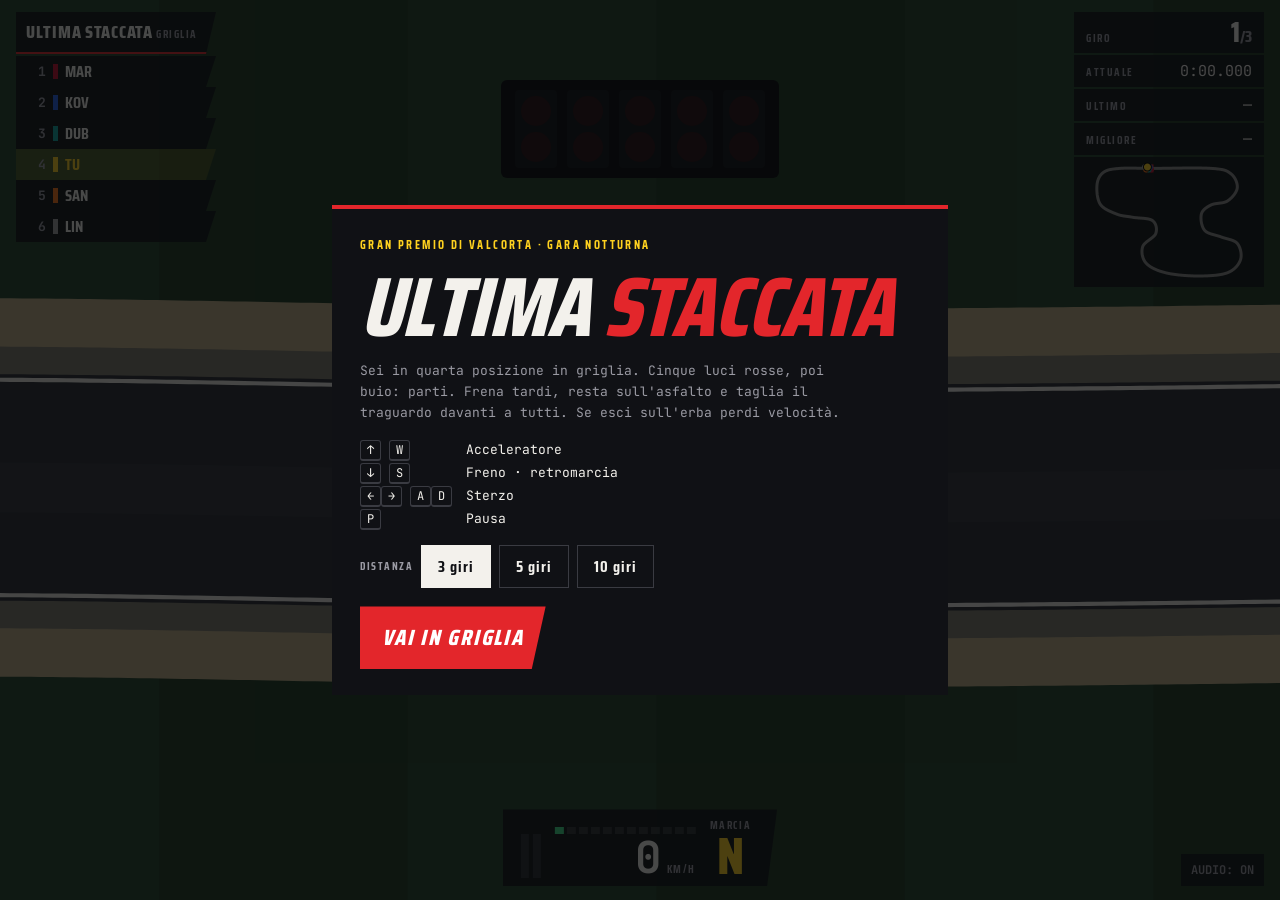
<file: ultima-staccata/index.html>
<!doctype html>
<html lang="it">
<head>
<meta charset="utf-8">
<meta name="viewport" content="width=device-width, initial-scale=1, viewport-fit=cover">
<style>body{margin:0}img{max-width:100%}[hidden]{display:none!important}</style>
<title>Ultima Staccata</title>
<meta name="description" content="Gioco di corse in stile F1 nel browser: semaforo di partenza, 5 avversari, giri cronometrati. Gioca gratis.">
<meta name="claude:viewport-fit-sides" content="cover">
<link rel="preconnect" href="https://fonts.googleapis.com">
<link rel="preconnect" href="https://fonts.gstatic.com" crossorigin>
<link rel="stylesheet" href="https://fonts.googleapis.com/css2?family=Saira+Condensed:wght@500;700;800&family=JetBrains+Mono:wght@500;700&display=swap">
<style>
/* Layout: full-bleed track canvas under a broadcast-style HUD: timing tower left, lap box right, speed cluster bottom. Single night-race look by choice. */
:root{
  --asphalt:#16181c;
  --panel:rgba(14,15,19,.86);
  --ink:#f3f1ec;
  --dim:#9a9aa3;
  --kerb:#e3262b;
  --flag:#ffd21f;
  --purple:#b26bff;
  --pb:#3ddc84;
  --display:"Saira Condensed","Arial Narrow",system-ui,sans-serif;
  --mono:"JetBrains Mono",ui-monospace,Menlo,monospace;
  color-scheme:dark;
}
html,body{height:100%;}
body{background:var(--asphalt);color:var(--ink);font-family:var(--display);overflow:hidden;user-select:none;-webkit-user-select:none;touch-action:none;}
#game{position:fixed;inset:0;width:100%;height:100%;display:block;background:#203a22;}
.hud{position:fixed;inset:0;pointer-events:none;padding-top:calc(12px + env(safe-area-inset-top,0px));padding-bottom:calc(12px + env(safe-area-inset-bottom,0px));padding-left:max(16px,env(safe-area-inset-left,0px));padding-right:max(16px,env(safe-area-inset-right,0px));}
.slant{background:var(--panel);clip-path:polygon(0 0,100% 0,calc(100% - 10px) 100%,0 100%);}
.label{font-size:11px;letter-spacing:.14em;text-transform:uppercase;color:var(--dim);font-weight:700;}
.mono{font-family:var(--mono);font-variant-numeric:tabular-nums;}

/* timing tower */
#tower{position:absolute;left:max(16px,env(safe-area-inset-left,0px));top:calc(12px + env(safe-area-inset-top,0px));width:200px;display:flex;flex-direction:column;gap:2px;}
#tower .head{padding:6px 18px 6px 10px;display:flex;justify-content:space-between;align-items:baseline;border-bottom:2px solid var(--kerb);}
#tower .head b{font-size:18px;font-weight:800;letter-spacing:.04em;}
.row{display:grid;grid-template-columns:22px 5px 1fr auto;align-items:center;gap:7px;padding:3px 16px 3px 8px;font-size:16px;font-weight:700;}
.row .p{font-family:var(--mono);font-size:13px;color:var(--dim);text-align:right;}
.row .bar{height:15px;}
.row .gap{font-family:var(--mono);font-size:12px;color:var(--dim);font-variant-numeric:tabular-nums;}
.row.me{background:rgba(255,210,31,.16);}
.row.me .code{color:var(--flag);}

/* lap box */
#lapbox{position:absolute;right:max(16px,env(safe-area-inset-right,0px));top:calc(12px + env(safe-area-inset-top,0px));display:flex;flex-direction:column;gap:2px;align-items:stretch;width:190px;}
#lapbox .cell{padding:6px 12px;display:flex;justify-content:space-between;align-items:baseline;gap:10px;background:var(--panel);}
#lapnum{font-size:28px;font-weight:800;line-height:1;}
#lapnum small{font-size:16px;color:var(--dim);}
.t{font-family:var(--mono);font-size:15px;font-variant-numeric:tabular-nums;}
.t.purple{color:var(--purple);} .t.pb{color:var(--pb);}
#mini{display:block;width:190px;height:130px;background:var(--panel);}

/* speed cluster */
#cluster{position:absolute;left:50%;transform:translateX(-50%);bottom:calc(14px + env(safe-area-inset-bottom,0px));display:flex;align-items:flex-end;gap:14px;padding:8px 26px 8px 18px;}
#speed{font-family:var(--mono);font-size:44px;font-weight:700;line-height:.9;min-width:3ch;text-align:right;}
#gear{font-size:52px;font-weight:800;line-height:.8;color:var(--flag);min-width:1ch;text-align:center;}
.pedals{display:flex;gap:4px;height:44px;align-items:flex-end;}
.pedal{width:8px;height:100%;background:rgba(255,255,255,.1);position:relative;overflow:hidden;}
.pedal i{position:absolute;left:0;right:0;bottom:0;height:0;}
#thr i{background:var(--pb);} #brk i{background:var(--kerb);}
#rpm{display:flex;gap:3px;margin-bottom:4px;}
#rpm span{width:9px;height:7px;background:rgba(255,255,255,.12);}

/* start lights */
#lights{position:absolute;left:50%;top:calc(80px + env(safe-area-inset-top,0px));transform:translateX(-50%);display:flex;gap:10px;padding:10px 14px;background:#08090b;border-radius:6px;}
#lights .pod{display:flex;flex-direction:column;gap:6px;padding:6px;background:#111317;border-radius:4px;}
#lights .lamp{width:30px;height:30px;border-radius:50%;background:#2a1012;}
#lights .on .lamp{background:#ff2a2a;box-shadow:0 0 18px #ff2a2a;}
#toast{position:absolute;left:50%;top:42%;transform:translate(-50%,-50%);font-size:clamp(32px,7vw,64px);font-weight:800;font-style:italic;letter-spacing:.02em;text-shadow:0 3px 0 #000;white-space:nowrap;}

/* overlays */
.overlay{position:fixed;inset:0;display:grid;place-items:center;background:rgba(8,9,11,.72);padding-block:24px;padding-left:max(16px,env(safe-area-inset-left,0px));padding-right:max(16px,env(safe-area-inset-right,0px));overflow:auto;}
.card{width:min(560px,100%);background:#101115;border-top:4px solid var(--kerb);padding:26px 28px;display:flex;flex-direction:column;gap:18px;}
.kicker{font-size:12px;letter-spacing:.2em;text-transform:uppercase;color:var(--flag);font-weight:700;}
h1{margin:0;font-size:clamp(48px,11vw,84px);line-height:.85;font-weight:800;font-style:italic;text-transform:uppercase;letter-spacing:-.01em;text-wrap:balance;}
h1 span{color:var(--kerb);}
h2{margin:0;font-size:34px;font-weight:800;font-style:italic;text-transform:uppercase;line-height:1;}
.card p{margin:0;font-family:var(--mono);font-size:13px;line-height:1.6;color:var(--dim);max-width:62ch;}
.keys{display:grid;grid-template-columns:auto 1fr;gap:6px 14px;font-family:var(--mono);font-size:13px;}
kbd{font-family:var(--mono);font-size:12px;border:1px solid #3a3b42;border-bottom-width:2px;padding:1px 6px;border-radius:3px;color:var(--ink);}
.choices{display:flex;gap:8px;flex-wrap:wrap;align-items:center;}
.choice{font:700 16px var(--display);letter-spacing:.06em;background:transparent;color:var(--ink);border:1px solid #3a3b42;padding:8px 16px;cursor:pointer;}
.choice[aria-pressed="true"]{background:var(--ink);color:#101115;border-color:var(--ink);}
.go{font:800 22px var(--display);font-style:italic;letter-spacing:.08em;text-transform:uppercase;background:var(--kerb);color:#fff;border:0;padding:14px 22px;cursor:pointer;clip-path:polygon(0 0,100% 0,calc(100% - 14px) 100%,0 100%);align-self:flex-start;}
.go:hover{filter:brightness(1.12);}
button:focus-visible{outline:2px solid var(--flag);outline-offset:3px;}
.results{width:100%;border-collapse:collapse;font-size:17px;}
.results th{font-size:11px;letter-spacing:.14em;text-transform:uppercase;color:var(--dim);text-align:left;padding:4px 6px;font-weight:700;}
.results td{padding:6px;border-top:1px solid #23242a;font-weight:700;}
.results td.m{font-family:var(--mono);font-size:13px;font-variant-numeric:tabular-nums;font-weight:500;}
.results tr.me td{color:var(--flag);}
.tablewrap{overflow-x:auto;}
#mute{position:fixed;pointer-events:auto;right:max(16px,env(safe-area-inset-right,0px));bottom:calc(14px + env(safe-area-inset-bottom,0px));font:700 12px var(--mono);background:var(--panel);color:var(--dim);border:0;padding:8px 10px;cursor:pointer;}

/* touch controls */
#touch{display:none;}
@media (pointer:coarse){
  #touch{display:flex;position:fixed;left:0;right:0;bottom:0;justify-content:space-between;padding-bottom:calc(16px + env(safe-area-inset-bottom,0px));padding-left:max(16px,env(safe-area-inset-left,0px));padding-right:max(16px,env(safe-area-inset-right,0px));pointer-events:none;}
  #touch .grp{display:flex;gap:10px;}
  #touch button{pointer-events:auto;width:74px;height:74px;border-radius:50%;border:2px solid rgba(255,255,255,.25);background:rgba(10,10,12,.45);color:var(--ink);font:800 16px var(--display);letter-spacing:.06em;touch-action:none;}
  #touch button.on{background:rgba(255,255,255,.25);}
  #cluster{bottom:calc(104px + env(safe-area-inset-bottom,0px));}
  #mute{bottom:auto;top:calc(200px + env(safe-area-inset-top,0px));}
}
@media (max-width:640px){
  #tower{width:150px;}
  .row{font-size:13px;padding:2px 12px 2px 6px;gap:5px;grid-template-columns:18px 4px 1fr auto;}
  .row .gap{font-size:10px;}
  #tower .head b{font-size:14px;}
  #lapbox{width:140px;}
  #mini{width:140px;height:96px;}
  #lapnum{font-size:22px;}
  .t{font-size:12px;}
  #speed{font-size:34px;} #gear{font-size:40px;}
  #lights .lamp{width:20px;height:20px;}
  #lights{top:calc(150px + env(safe-area-inset-top,0px));}
}
@media (prefers-reduced-motion:reduce){ *{transition:none!important;animation:none!important;} }
</style>

<canvas id="game" aria-label="Pista di gara vista dall'alto"></canvas>

<div class="hud" id="hud">
  <div id="tower" class="">
    <div class="head slant"><b>ULTIMA STACCATA</b><span class="label" id="towerLap">Griglia</span></div>
    <div id="rows"></div>
  </div>
  <div id="lapbox">
    <div class="cell slant" style="clip-path:none"><span class="label">Giro</span><span id="lapnum">1<small>/3</small></span></div>
    <div class="cell"><span class="label">Attuale</span><span class="t" id="tCur">0:00.000</span></div>
    <div class="cell"><span class="label">Ultimo</span><span class="t" id="tLast">—</span></div>
    <div class="cell"><span class="label">Migliore</span><span class="t" id="tBest">—</span></div>
    <canvas id="mini" width="380" height="260" aria-label="Mappa del circuito"></canvas>
  </div>
  <div id="lights" hidden>
    <div class="pod"><div class="lamp"></div><div class="lamp"></div></div>
    <div class="pod"><div class="lamp"></div><div class="lamp"></div></div>
    <div class="pod"><div class="lamp"></div><div class="lamp"></div></div>
    <div class="pod"><div class="lamp"></div><div class="lamp"></div></div>
    <div class="pod"><div class="lamp"></div><div class="lamp"></div></div>
  </div>
  <div id="toast" hidden></div>
  <div id="cluster" class="slant">
    <div class="pedals"><div class="pedal" id="brk"><i></i></div><div class="pedal" id="thr"><i></i></div></div>
    <div style="display:flex;flex-direction:column;align-items:flex-end;">
      <div id="rpm"></div>
      <div style="display:flex;align-items:baseline;gap:6px;"><span id="speed">0</span><span class="label">km/h</span></div>
    </div>
    <div style="display:flex;flex-direction:column;align-items:center;gap:2px;"><span class="label">Marcia</span><span id="gear">N</span></div>
  </div>
  <button id="mute" type="button">AUDIO: ON</button>
</div>

<div id="touch">
  <div class="grp"><button id="tL" type="button" aria-label="Sinistra">◀</button><button id="tR" type="button" aria-label="Destra">▶</button></div>
  <div class="grp"><button id="tB" type="button">FRENO</button><button id="tG" type="button">GAS</button></div>
</div>

<div class="overlay" id="menu">
  <div class="card">
    <div class="kicker">Gran Premio di Valcorta · Gara notturna</div>
    <h1>Ultima <span>Staccata</span></h1>
    <p>Sei in quarta posizione in griglia. Cinque luci rosse, poi buio: parti. Frena tardi, resta sull'asfalto e taglia il traguardo davanti a tutti. Se esci sull'erba perdi velocità.</p>
    <div class="keys">
      <span><kbd>↑</kbd> <kbd>W</kbd></span><span>Acceleratore</span>
      <span><kbd>↓</kbd> <kbd>S</kbd></span><span>Freno · retromarcia</span>
      <span><kbd>←</kbd><kbd>→</kbd> <kbd>A</kbd><kbd>D</kbd></span><span>Sterzo</span>
      <span><kbd>P</kbd></span><span>Pausa</span>
    </div>
    <div class="choices" role="group" aria-label="Numero di giri">
      <span class="label">Distanza</span>
      <button class="choice" type="button" data-laps="3" aria-pressed="true" id="laps3">3 giri</button>
      <button class="choice" type="button" data-laps="5" aria-pressed="false" id="laps5">5 giri</button>
      <button class="choice" type="button" data-laps="10" aria-pressed="false" id="laps10">10 giri</button>
    </div>
    <button class="go" id="start" type="button">Vai in griglia</button>
  </div>
</div>

<div class="overlay" id="pause" hidden>
  <div class="card"><h2>Pausa</h2><p>Premi P per riprendere la gara.</p>
    <div class="choices"><button class="go" id="resume" type="button">Riprendi</button><button class="choice" id="quit" type="button">Torna al menu</button></div></div>
</div>

<div class="overlay" id="results" hidden>
  <div class="card">
    <div class="kicker">Bandiera a scacchi</div>
    <h2 id="resTitle">Classifica</h2>
    <div class="tablewrap"><table class="results"><thead><tr><th>Pos</th><th>Pilota</th><th>Tempo</th><th>Giro veloce</th></tr></thead><tbody id="resBody"></tbody></table></div>
    <div class="choices"><button class="go" id="again" type="button">Corri di nuovo</button><button class="choice" id="toMenu" type="button">Menu</button></div>
  </div>
</div>

<script>
(()=>{
const $=id=>document.getElementById(id);
const cv=$('game'), ctx=cv.getContext('2d');
const mini=$('mini'), mctx=mini.getContext('2d');

/* ---------- circuit ---------- */
const SP=8, HALF=82, KERB=9, CP=20;
const CTRL=[[600,0],[1500,0],[1800,80],[1900,300],[1750,500],[1500,560],[1350,700],[1400,950],[1650,1050],[1900,1150],[1950,1400],[1750,1600],[1300,1650],[800,1600],[500,1450],[450,1200],[650,1000],[600,800],[300,750],[50,700],[-200,550],[-250,250],[-150,60],[100,0]].map(([x,y])=>[x*1.7,y*1.7]);
function buildTrack(C){
  const n=C.length, D=[];
  for(let i=0;i<n;i++){
    const p0=C[(i-1+n)%n],p1=C[i],p2=C[(i+1)%n],p3=C[(i+2)%n];
    for(let s=0;s<40;s++){const t=s/40,t2=t*t,t3=t2*t;
      D.push([0,1].map(k=>.5*(2*p1[k]+(-p0[k]+p2[k])*t+(2*p0[k]-5*p1[k]+4*p2[k]-p3[k])*t2+(-p0[k]+3*p1[k]-3*p2[k]+p3[k])*t3)));}
  }
  D.push(D[0]);
  const out=[[D[0][0],D[0][1]]]; let rem=SP;
  for(let j=0;j<D.length-1;j++){
    let ax=D[j][0],ay=D[j][1]; const bx=D[j+1][0],by=D[j+1][1];
    let seg=Math.hypot(bx-ax,by-ay);
    while(seg>=rem){const t=rem/seg; ax+=(bx-ax)*t; ay+=(by-ay)*t; out.push([ax,ay]); seg-=rem; rem=SP;}
    rem-=seg;
  }
  const l=out[out.length-1]; if(Math.hypot(l[0]-out[0][0],l[1]-out[0][1])<SP*.6) out.pop();
  return out;
}
const P=buildTrack(CTRL), N=P.length;
const H=new Float32Array(N), NX=new Float32Array(N), NY=new Float32Array(N), R=new Float32Array(N);
for(let i=0;i<N;i++){const a=P[(i-1+N)%N],b=P[(i+1)%N];H[i]=Math.atan2(b[1]-a[1],b[0]-a[0]);NX[i]=-Math.sin(H[i]);NY[i]=Math.cos(H[i]);}
const angN=a=>{while(a>Math.PI)a-=2*Math.PI;while(a<-Math.PI)a+=2*Math.PI;return a;};
for(let i=0;i<N;i++){const k=angN(H[(i+6)%N]-H[(i-6+N)%N])/(12*SP);R[i]=1/Math.max(Math.abs(k),1e-4);}
function makeProfile(lat,vmax,brk){
  const v=new Float32Array(N);
  for(let i=0;i<N;i++) v[i]=Math.min(vmax,Math.sqrt(lat*R[i]));
  for(let p=0;p<3;p++) for(let i=N-1;i>=0;i--){const j=(i+1)%N;v[i]=Math.min(v[i],Math.sqrt(v[j]*v[j]+2*brk*SP));}
  return v;
}
// paths
function offsetPath(off,closed=true){const p=new Path2D();for(let i=0;i<N;i++){const x=P[i][0]+NX[i]*off,y=P[i][1]+NY[i]*off;i?p.lineTo(x,y):p.moveTo(x,y);}if(closed)p.closePath();return p;}
const center=offsetPath(0), edgeL=offsetPath(HALF-4), edgeR=offsetPath(-HALF+4);
const kerbs=new Path2D();
for(const side of [1,-1]){let open=false;
  for(let i=0;i<=N;i++){const k=i%N, curve=R[k]<520, off=side*(HALF+KERB/2);
    const x=P[k][0]+NX[k]*off,y=P[k][1]+NY[k]*off;
    if(curve){open?kerbs.lineTo(x,y):kerbs.moveTo(x,y);open=true;} else open=false;}}
let minX=1e9,minY=1e9,maxX=-1e9,maxY=-1e9;for(const [x,y] of P){minX=Math.min(minX,x);minY=Math.min(minY,y);maxX=Math.max(maxX,x);maxY=Math.max(maxY,y);}

/* ---------- cars ---------- */
const VMAX=640, ACC=330, BRK=900, TURN=2.7, GRIP=720, KMH=.53;
const ROSTER=[
  {code:'MAR',name:'L. Marchetti',team:'Scuderia Lambro',col:'#c8102e',sec:'#ffd21f',skill:.985},
  {code:'KOV',name:'A. Kovač',team:'Nordlys Racing',col:'#2563eb',sec:'#e5e7eb',skill:.975},
  {code:'DUB',name:'J. Dubois',team:'Équipe Ardent',col:'#0ea5a0',sec:'#111827',skill:.965},
  {code:'TU', name:'Tu',          team:'Valcorta GP',  col:'#ffd21f',sec:'#16181c',skill:.9,me:true},
  {code:'SAN',name:'R. Santos',team:'Atlântico F1',col:'#f97316',sec:'#1e293b',skill:.955},
  {code:'LIN',name:'H. Lindqvist',team:'Fjell Motorsport',col:'#a3a3a3',sec:'#7c3aed',skill:.945},
];
let cars=[], player, race, LAPS=3;

function newRace(){
  cars=ROSTER.map((r,g)=>{
    const row=Math.floor(g/2), col=g%2;
    const idx=(N-4-row*8-col*4+N)%N, lat=col?-34:34;
    const c={...r,idx,lat,lap:-1,x:P[idx][0]+NX[idx]*lat,y:P[idx][1]+NY[idx]*lat,a:H[idx],speed:0,steer:0,gas:0,brake:0,
      vmax:r.me?VMAX:VMAX*r.skill,laps:[],best:Infinity,lapStart:0,finish:null,key:0,gap:0,lane:lat,laneT:lat*.3,laneTimer:2+Math.random()*3,auto:!r.me};
    c.prof=r.me?makeProfile(560,VMAX*.93,600):makeProfile(620*r.skill,c.vmax,650);
    c.key=Math.floor((c.lap*N+c.idx)/CP);
    return c;
  });
  player=cars.find(c=>c.me);
  race={phase:'lights',t:0,lightsT:0,hold:5.4+Math.random()*1.6,first:{},fastest:{time:Infinity,code:null},doneAt:null};
}

/* ---------- input ---------- */
const keys={};
addEventListener('keydown',e=>{
  if(['ArrowUp','ArrowDown','ArrowLeft','ArrowRight',' '].includes(e.key)) e.preventDefault();
  keys[e.key.toLowerCase()]=true;
  if(e.key.toLowerCase()==='p') togglePause();
});
addEventListener('keyup',e=>{keys[e.key.toLowerCase()]=false;});
addEventListener('blur',()=>{for(const k in keys)keys[k]=false;});
const touch={tL:0,tR:0,tB:0,tG:0};
for(const id of Object.keys(touch)){const b=$(id);
  const on=e=>{e.preventDefault();touch[id]=1;b.classList.add('on');try{b.setPointerCapture(e.pointerId)}catch(_){}};
  const off=()=>{touch[id]=0;b.classList.remove('on');};
  b.addEventListener('pointerdown',on);b.addEventListener('pointerup',off);b.addEventListener('pointercancel',off);b.addEventListener('lostpointercapture',off);}
function readPlayer(dt){
  const gas=keys['arrowup']||keys['w']||touch.tG, brk=keys['arrowdown']||keys['s']||touch.tB;
  const st=((keys['arrowright']||keys['d']||touch.tR)?1:0)-((keys['arrowleft']||keys['a']||touch.tL)?1:0);
  player.gas=gas?1:0; player.brake=brk?1:0;
  player.steer+=(st-player.steer)*Math.min(1,dt*9);
}

/* ---------- simulation ---------- */
const clamp=(v,a,b)=>Math.max(a,Math.min(b,v));
function locate(c){
  let best=c.idx,bd=1e18;
  for(let d=-36;d<=36;d++){const i=(c.idx+d+N)%N,dx=c.x-P[i][0],dy=c.y-P[i][1],q=dx*dx+dy*dy;if(q<bd){bd=q;best=i;}}
  const delta=best-c.idx;
  if(delta<-N/2) crossLine(c); else if(delta>N/2) c.lap--;
  c.idx=best; c.lat=(c.x-P[best][0])*NX[best]+(c.y-P[best][1])*NY[best];
}
function crossLine(c){
  c.lap++;
  if(c.lap>=1 && c.finish===null){
    const lt=race.t-c.lapStart; c.laps.push(lt); c.last=lt;
    if(lt<c.best) c.best=lt;
    if(lt<race.fastest.time) race.fastest={time:lt,code:c.code};
    if(c.lap>=LAPS){c.finish=race.t; if(c.me) playerFinished();}
  }
  c.lapStart=race.t;
}
function aiControl(c,dt){
  c.laneTimer-=dt;
  if(c.laneTimer<0){c.laneTimer=2+Math.random()*4;c.laneT=(Math.random()*2-1)*38;}
  const ca=Math.cos(c.a),sa=Math.sin(c.a); let slow=1;
  for(const o of cars){if(o===c)continue;const dx=o.x-c.x,dy=o.y-c.y,al=dx*ca+dy*sa,si=-dx*sa+dy*ca;
    if(al>0&&al<80&&Math.abs(si)<24&&o.speed<c.speed+15){c.laneT=o.lat>0?-48:48;if(al<45)slow=.93;}}
  c.lane+=(c.laneT-c.lane)*Math.min(1,dt*.9);
  const look=6+Math.floor(Math.abs(c.speed)/45), i=(c.idx+look)%N;
  const tx=P[i][0]+NX[i]*c.lane, ty=P[i][1]+NY[i]*c.lane;
  c.steer=clamp(angN(Math.atan2(ty-c.y,tx-c.x)-c.a)*3.2,-1,1);
  const tv=c.prof[(c.idx+4)%N]*slow*(c.finish!==null&&!c.me?.7:1);
  c.gas=c.speed<tv-4?1:0; c.brake=c.speed>tv+16?1:0;
}
function physics(c,dt){
  const off=Math.abs(c.lat)>HALF+KERB, vmax=off?230:c.vmax;
  let s=c.speed;
  if(c.gas) s+=ACC*(1-Math.max(0,s)/vmax)*dt;
  if(c.brake){ if(s>0) s=Math.max(0,s-BRK*dt); else s=Math.max(-120,s-220*dt); }
  if(!c.gas&&!c.brake){ s-=Math.sign(s)*(30+Math.abs(s)*.12)*dt; if(Math.abs(s)<4)s=0; }
  if(off&&s>230) s-=(s-230)*1.6*dt;
  if(Math.abs(c.lat)>HALF+260) s*=1-1.5*dt;
  const sp=Math.abs(s); let w=c.steer*TURN*Math.min(1,sp/110)*(1-.3*sp/VMAX);
  const grip=off?380:GRIP, want=Math.abs(w)*sp;
  c.slip=sp>60?clamp((want-grip)/grip*2.5,0,1):0;
  if(c.brake&&s>250) c.slip=Math.max(c.slip,.3*s/VMAX);
  c.off=off;
  if(sp>1&&want>grip) w=Math.sign(w)*grip/sp;
  c.a+=w*(s<0?-1:1)*dt;
  c.x+=Math.cos(c.a)*s*dt; c.y+=Math.sin(c.a)*s*dt; c.speed=s;
}
function collide(){
  const r=17;
  for(let i=0;i<cars.length;i++)for(let j=i+1;j<cars.length;j++){
    const a=cars[i],b=cars[j],dx=b.x-a.x,dy=b.y-a.y,d=Math.hypot(dx,dy);
    if(d>0&&d<r*2){const push=(r*2-d)/2,nx=dx/d,ny=dy/d;a.x-=nx*push;a.y-=ny*push;b.x+=nx*push;b.y+=ny*push;a.speed*=.985;b.speed*=.985;}
  }
}
const prog=c=>c.lap*N+c.idx;
function step(dt){
  if(race.phase==='lights'){
    race.lightsT+=dt; readPlayer(dt); // car is held, but the throttle revs the engine
    if(race.lightsT>=race.hold){race.phase='race';race.t=0;flash('',0);}
    return;
  }
  race.t+=dt;
  if(!player.auto) readPlayer(dt);
  for(const c of cars){ if(c.auto) aiControl(c,dt); physics(c,dt); }
  collide();
  for(const c of cars){ locate(c);
    const k=Math.floor(prog(c)/CP);
    if(k>c.key){c.key=k; if(race.first[k]===undefined) race.first[k]=race.t; c.gap=race.t-race.first[k];}
  }
}
function order(){
  return [...cars].sort((a,b)=>{
    if(a.finish!==null||b.finish!==null){if(a.finish===null)return 1;if(b.finish===null)return -1;return a.finish-b.finish;}
    return prog(b)-prog(a);
  });
}
function playerFinished(){
  player.auto=true;
  const pos=order().indexOf(player)+1;
  flash(pos===1?'VITTORIA!':'P'+pos,2200);
  setTimeout(()=>{ if(race.phase!=='race')return; race.phase='done'; showResults(); },2400);
}

/* ---------- format ---------- */
const fmt=t=>{if(!isFinite(t))return '—';const m=Math.floor(t/60),s=t-m*60;return m+':'+(s<10?'0':'')+s.toFixed(3);};

/* ---------- render ---------- */
let W=0,Hh=0,DPR=1;
function resize(){DPR=Math.min(2,devicePixelRatio||1);W=cv.clientWidth;Hh=cv.clientHeight;cv.width=W*DPR;cv.height=Hh*DPR;}
addEventListener('resize',resize);resize();
const cam={x:0,y:0,z:1};
function drawCar(c){
  ctx.save();ctx.translate(c.x,c.y);ctx.rotate(c.a);
  ctx.fillStyle='rgba(0,0,0,.35)';ctx.fillRect(-22,-9,48,20);
  ctx.fillStyle='#0b0b0d';
  ctx.fillRect(-21,-13,11,6);ctx.fillRect(-21,7,11,6);ctx.fillRect(11,-12,9,5);ctx.fillRect(11,7,9,5);
  ctx.fillStyle=c.sec;ctx.fillRect(-25,-10,5,20);
  ctx.fillStyle=c.col;
  ctx.beginPath();ctx.moveTo(-21,-4);ctx.lineTo(-10,-8);ctx.lineTo(4,-8);ctx.lineTo(8,-3);ctx.lineTo(24,-2);ctx.lineTo(26,0);ctx.lineTo(24,2);ctx.lineTo(8,3);ctx.lineTo(4,8);ctx.lineTo(-10,8);ctx.lineTo(-21,4);ctx.closePath();ctx.fill();
  ctx.fillStyle=c.sec;ctx.fillRect(22,-11,4,22);
  ctx.fillStyle='#0b0b0d';ctx.beginPath();ctx.ellipse(-2,0,6,4,0,0,Math.PI*2);ctx.fill();
  ctx.fillStyle=c.me?'#fff':c.sec;ctx.beginPath();ctx.arc(-2,0,2.6,0,Math.PI*2);ctx.fill();
  if(c.brake&&c.speed>0){ctx.fillStyle='#ff3030';ctx.fillRect(-27,-2,2,4);}
  ctx.restore();
  if(!c.me){ctx.fillStyle='rgba(243,241,236,.85)';ctx.font='700 11px "JetBrains Mono",monospace';ctx.textAlign='center';ctx.fillText(c.code,c.x,c.y-24);}
}
function render(){
  const z0=clamp(Math.min(W,Hh)/640,.55,1.5)*(1-.2*Math.abs(player.speed)/VMAX);
  const tx=player.x+Math.cos(player.a)*player.speed*.22, ty=player.y+Math.sin(player.a)*player.speed*.22;
  cam.x+=(tx-cam.x)*.12;cam.y+=(ty-cam.y)*.12;cam.z+=(z0-cam.z)*.05;
  ctx.setTransform(DPR,0,0,DPR,0,0);
  ctx.fillStyle='#1f3a22';ctx.fillRect(0,0,W,Hh);
  ctx.setTransform(DPR*cam.z,0,0,DPR*cam.z,DPR*(W/2-cam.x*cam.z),DPR*(Hh/2-cam.y*cam.z));
  // mowing stripes
  const r=Math.hypot(W,Hh)/(2*cam.z), st=180;
  ctx.fillStyle='#24432a';
  for(let x=Math.floor((cam.x-r)/st)*st;x<cam.x+r;x+=st){ if(Math.round(x/st)%2===0) ctx.fillRect(x,cam.y-r,st,2*r); }
  ctx.lineJoin='round';ctx.lineCap='round';
  ctx.strokeStyle='#bfae86';ctx.lineWidth=HALF*2+110;ctx.stroke(center);
  ctx.strokeStyle='#7f7a6c';ctx.lineWidth=HALF*2+40;ctx.stroke(center);
  ctx.lineCap='butt';
  ctx.strokeStyle='#e3262b';ctx.lineWidth=KERB*2;ctx.stroke(kerbs);
  ctx.setLineDash([16,16]);ctx.strokeStyle='#f3f1ec';ctx.stroke(kerbs);ctx.setLineDash([]);
  ctx.strokeStyle='#2b2d33';ctx.lineWidth=HALF*2;ctx.stroke(center);
  ctx.strokeStyle='rgba(255,255,255,.035)';ctx.lineWidth=36;ctx.stroke(center);
  ctx.strokeStyle='#e9e7e1';ctx.lineWidth=3;ctx.stroke(edgeL);ctx.stroke(edgeR);
  // start/finish chequer
  ctx.save();ctx.translate(P[0][0],P[0][1]);ctx.rotate(H[0]);
  const sq=HALF*2/12;for(let a=0;a<2;a++)for(let b=0;b<12;b++){ctx.fillStyle=(a+b)%2?'#111':'#f3f1ec';ctx.fillRect(a*sq-sq,-HALF+b*sq,sq,sq);}
  ctx.restore();
  // grid boxes
  ctx.strokeStyle='rgba(243,241,236,.7)';ctx.lineWidth=2;
  for(let g=0;g<6;g++){const row=Math.floor(g/2),col=g%2,i=(N-4-row*8-col*4+N)%N,lat=col?-34:34;
    ctx.save();ctx.translate(P[i][0]+NX[i]*lat,P[i][1]+NY[i]*lat);ctx.rotate(H[i]);
    ctx.beginPath();ctx.moveTo(26,-14);ctx.lineTo(32,-14);ctx.lineTo(32,14);ctx.lineTo(26,14);ctx.stroke();ctx.restore();}
  for(const c of cars) if(c!==player) drawCar(c);
  drawCar(player);
  drawMini();
}
function drawMini(){
  const w=mini.width,h=mini.height,pad=22,s=Math.min((w-pad*2)/(maxX-minX),(h-pad*2)/(maxY-minY));
  const ox=(w-(maxX-minX)*s)/2-minX*s, oy=(h-(maxY-minY)*s)/2-minY*s;
  mctx.clearRect(0,0,w,h);
  mctx.beginPath();for(let i=0;i<N;i+=3){const x=P[i][0]*s+ox,y=P[i][1]*s+oy;i?mctx.lineTo(x,y):mctx.moveTo(x,y);}mctx.closePath();
  mctx.strokeStyle='rgba(243,241,236,.55)';mctx.lineWidth=6;mctx.lineJoin='round';mctx.stroke();
  mctx.fillStyle='#e3262b';mctx.fillRect(P[0][0]*s+ox-2,P[0][1]*s+oy-8,4,16);
  for(const c of cars){if(c===player)continue;mctx.fillStyle=c.col;mctx.beginPath();mctx.arc(c.x*s+ox,c.y*s+oy,6,0,7);mctx.fill();}
  mctx.fillStyle='#ffd21f';mctx.strokeStyle='#000';mctx.lineWidth=2;mctx.beginPath();mctx.arc(player.x*s+ox,player.y*s+oy,8,0,7);mctx.fill();mctx.stroke();
}

/* ---------- HUD ---------- */
const rpmEl=$('rpm');for(let i=0;i<12;i++)rpmEl.appendChild(document.createElement('span'));
const rpmCols=i=>i<6?'#3ddc84':i<9?'#ffd21f':i<11?'#e3262b':'#b26bff';
const GEARS=[0,85,125,165,205,245,285,318,999];
let hudTick=0;
function hud(){
  const kmh=Math.round(Math.abs(player.speed)*KMH);
  $('speed').textContent=kmh;
  let g=1;while(g<8&&kmh>=GEARS[g])g++;
  const frac=clamp((kmh-GEARS[g-1])/(GEARS[g]-GEARS[g-1]),0,1);
  $('gear').textContent=player.speed<-1?'R':kmh<2&&!player.gas?'N':g;
  const lit=Math.round((kmh<2?.1:.25+frac*.75)*12);
  [...rpmEl.children].forEach((s,i)=>s.style.background=i<lit?rpmCols(i):'rgba(255,255,255,.12)');
  $('thr').firstChild.style.height=player.gas*100+'%';$('brk').firstChild.style.height=player.brake*100+'%';
  if(++hudTick%6) return;
  const lap=clamp(player.lap+1,1,LAPS);
  $('lapnum').innerHTML=lap+'<small>/'+LAPS+'</small>';
  $('towerLap').textContent=race.phase==='lights'?'Griglia':player.finish!==null?'Finale':'Giro '+lap+'/'+LAPS;
  $('tCur').textContent=race.phase==='race'&&player.lap>=0&&player.finish===null?fmt(race.t-player.lapStart):fmt(0);
  const last=$('tLast');last.textContent=fmt(player.last);
  last.className='t'+(player.last&&player.last===race.fastest.time?' purple':player.last&&player.last===player.best?' pb':'');
  const best=$('tBest');best.textContent=fmt(player.best);best.className='t'+(player.best===race.fastest.time&&isFinite(player.best)?' purple':'');
  const ord=order(),lead=ord[0];
  $('rows').innerHTML=ord.map((c,i)=>{
    let gap;
    if(race.phase==='lights') gap='';
    else if(i===0) gap=c.finish!==null?'Arrivo':'Leader';
    else if(c.finish!==null&&lead.finish!==null) gap='+'+(c.finish-lead.finish).toFixed(1);
    else if(prog(lead)-prog(c)>N) gap='+'+Math.floor((prog(lead)-prog(c))/N)+' G';
    else gap='+'+Math.max(0,c.gap).toFixed(1);
    return `<div class="row slant${c.me?' me':''}"><span class="p">${i+1}</span><span class="bar" style="background:${c.col}"></span><span class="code">${c.code}</span><span class="gap">${gap}</span></div>`;
  }).join('');
  const L=$('lights');L.hidden=race.phase!=='lights';
  if(race.phase==='lights'){const n=Math.min(5,Math.floor(race.lightsT));[...L.children].forEach((p,i)=>p.classList.toggle('on',i<n));}
}
let toastTimer;
function flash(text,ms){const t=$('toast');clearTimeout(toastTimer);if(!text){t.hidden=true;return;}t.textContent=text;t.hidden=false;toastTimer=setTimeout(()=>t.hidden=true,ms);}
function showResults(){
  $('results').hidden=false;
  const pos=order().indexOf(player)+1;
  $('resTitle').textContent=pos===1?'Hai vinto il GP di Valcorta':'Hai chiuso in P'+pos;
  renderResults();
}
function renderResults(){
  const ord=order(),lead=ord[0];
  $('resBody').innerHTML=ord.map((c,i)=>{
    const time=c.finish===null?'in pista':i===0?fmt(c.finish):'+'+(c.finish-lead.finish).toFixed(3);
    const fl=isFinite(c.best)?fmt(c.best)+(c.best===race.fastest.time?' ◆':''):'—';
    return `<tr class="${c.me?'me':''}"><td class="m">${i+1}</td><td><span style="display:inline-block;width:4px;height:14px;background:${c.col};margin-right:8px;vertical-align:-2px"></span>${c.name} <span style="color:var(--dim);font-weight:500">· ${c.team}</span></td><td class="m">${time}</td><td class="m"${c.best===race.fastest.time?' style="color:var(--purple)"':''}>${fl}</td></tr>`;
  }).join('');
}

/* ---------- audio ---------- */
let audio=null,muted=false,NOISE=null;
const SOUND=2330; // speed of sound in track units/s
const gearOf=kmh=>{let g=1;while(g<8&&kmh>=GEARS[g])g++;return {g,frac:clamp((kmh-GEARS[g-1])/(GEARS[g]-GEARS[g-1]),0,1)};};
function rpmTarget(c){
  const kmh=Math.abs(c.speed)*KMH;
  if(kmh<3) return c.gas?11000:4200; // idle, or launch revs on the grid
  const {g,frac}=gearOf(kmh);
  return g===1?4200+frac*7600:9900+frac*1900; // upshift at ~11800, drops to ~9900
}
function noiseBuffer(ac,sec){const b=ac.createBuffer(1,ac.sampleRate*sec,ac.sampleRate),d=b.getChannelData(0);for(let i=0;i<d.length;i++)d[i]=Math.random()*2-1;return b;}
function shaperCurve(k){const n=1024,c=new Float32Array(n);for(let i=0;i<n;i++){const x=i/(n-1)*2-1;c[i]=Math.tanh(k*x)/Math.tanh(k);}return c;}
// One engine voice: firing-order harmonics + pulsed exhaust noise, saturated and filtered like a real exhaust
function makeEngine(ac,dest,full){
  const out=ac.createGain();out.gain.value=0;
  const pre=ac.createGain();pre.gain.value=.5;
  const shaper=ac.createWaveShaper();shaper.curve=shaperCurve(full?3:2);shaper.oversample='2x';
  const peak=ac.createBiquadFilter();peak.type='peaking';peak.Q.value=2.5;peak.gain.value=full?7:4;
  const lp=ac.createBiquadFilter();lp.type='lowpass';lp.Q.value=.8;
  pre.connect(shaper);shaper.connect(peak);peak.connect(lp);lp.connect(out);out.connect(dest);
  const parts=[['sawtooth',1,.55],['square',.5,.32],['sawtooth',2,.16],['triangle',.25,.4]];
  if(!full) parts.length=2;
  const oscs=parts.map(([type,mul,g])=>{const o=ac.createOscillator();o.type=type;const gg=ac.createGain();gg.gain.value=g;o.connect(gg);gg.connect(pre);o.start();return {o,mul};});
  let rasp=null;
  if(full){
    const n=ac.createBufferSource();n.buffer=NOISE;n.loop=true;
    const bp=ac.createBiquadFilter();bp.type='bandpass';bp.Q.value=1.2;
    const ng=ac.createGain();ng.gain.value=0;
    const am=ac.createGain();am.gain.value=0;
    const mod=ac.createOscillator();mod.type='sine';
    n.connect(bp);bp.connect(ng);ng.connect(pre);mod.connect(am);am.connect(ng.gain);mod.start();n.start();
    rasp={bp,ng,am,mod};
  }
  return {out,lp,peak,oscs,rasp};
}
function setEngineVoice(v,rpm,load,t,vol){
  const f=rpm/60*3*(1+(Math.random()-.5)*.006); // V6: three firings per revolution, slight combustion jitter
  for(const {o,mul} of v.oscs) o.frequency.setTargetAtTime(f*mul,t,.012);
  v.lp.frequency.setTargetAtTime(500+load*3200+rpm*.12,t,.04);
  v.peak.frequency.setTargetAtTime(f*2.2,t,.04);
  if(v.rasp){
    v.rasp.bp.frequency.setTargetAtTime(f*3,t,.03);v.rasp.mod.frequency.setTargetAtTime(f,t,.012);
    const r=.05+load*.22;v.rasp.ng.gain.setTargetAtTime(r,t,.04);v.rasp.am.gain.setTargetAtTime(r*.8,t,.04);
  }
  v.out.gain.setTargetAtTime(vol,t,.05);
}
function initAudio(){
  if(audio)return;
  try{
    const ac=new (window.AudioContext||window.webkitAudioContext)();
    NOISE=noiseBuffer(ac,2);
    const master=ac.createGain();master.gain.value=0;
    const comp=ac.createDynamicsCompressor();comp.threshold.value=-14;comp.ratio.value=4;
    master.connect(comp);comp.connect(ac.destination);
    const me=makeEngine(ac,master,true);
    const rivals=[0,1].map(()=>{const pan=ac.createStereoPanner?ac.createStereoPanner():ac.createGain();pan.connect(master);return {v:makeEngine(ac,pan,false),pan};});
    const loop=(type,freq,q)=>{const s=ac.createBufferSource();s.buffer=NOISE;s.loop=true;s.playbackRate.value=.7+Math.random()*.6;
      const f=ac.createBiquadFilter();f.type=type;f.frequency.value=freq;f.Q.value=q;const g=ac.createGain();g.gain.value=0;
      s.connect(f);f.connect(g);g.connect(master);s.start();return {f,g};};
    const popBus=ac.createBiquadFilter();popBus.type='highpass';popBus.frequency.value=600;popBus.connect(master);
    audio={ac,master,me,rivals,popBus,squeal:loop('bandpass',2300,9),gravel:loop('lowpass',260,.7),wind:loop('bandpass',700,.6),
      rpm:4200,lastGas:0,lastGear:0,shiftCut:0,popUntil:0,nextPop:0};
  }catch(e){audio=null;}
}
function pop(t){ // exhaust crackle on the overrun
  const a=audio.ac,s=a.createBufferSource(),g=a.createGain(),v=.25+Math.random()*.35;
  s.buffer=NOISE;s.playbackRate.value=.5+Math.random();
  g.gain.setValueAtTime(v,t);g.gain.exponentialRampToValueAtTime(.001,t+.03+Math.random()*.04);
  s.connect(g);g.connect(audio.popBus);s.start(t,Math.random()*1.5,.08);
}
function updateAudio(dt){
  if(!audio)return;
  const A=audio,t=A.ac.currentTime,c=player,live=running&&!paused&&!muted;
  A.master.gain.setTargetAtTime(live?(race.phase==='done'?.45:.9):0,t,.08);
  if(!live) return;
  const kmh=Math.abs(c.speed)*KMH, g=kmh<3?0:gearOf(kmh).g, target=rpmTarget(c);
  if(g>A.lastGear&&g>1){A.rpm=target;A.shiftCut=t+.045;} // seamless upshift: revs drop at once
  A.lastGear=g;
  A.rpm+=(target-A.rpm)*Math.min(1,dt*(kmh<3?6:20));
  const load=c.gas?1:c.brake?.15:.3, cut=t<A.shiftCut?.55:1;
  setEngineVoice(A.me,A.rpm,load,t,(.32+load*.32)*cut);
  if(A.lastGas&&!c.gas&&A.rpm>8500) A.popUntil=t+.5+Math.random()*.5;
  A.lastGas=c.gas;
  if(!c.gas&&t<A.popUntil&&t>=A.nextPop){pop(t);A.nextPop=t+.035+Math.random()*.11;}
  A.squeal.g.gain.setTargetAtTime((c.slip||0)*.16,t,.05);
  A.squeal.f.frequency.setTargetAtTime(2100+Math.random()*500,t,.05);
  A.gravel.g.gain.setTargetAtTime(c.off&&kmh>15?Math.min(.5,kmh/250):0,t,.06);
  const sv=Math.abs(c.speed)/VMAX;
  A.wind.g.gain.setTargetAtTime(sv*sv*.12,t,.1);A.wind.f.frequency.setTargetAtTime(500+sv*900,t,.1);
  // the two nearest rivals: distance falloff, stereo position, doppler shift
  const near=cars.filter(o=>o!==c).map(o=>({o,d:Math.hypot(o.x-c.x,o.y-c.y)})).sort((a,b)=>a.d-b.d);
  A.rivals.forEach((r,i)=>{
    const n=near[i];if(!n)return;const o=n.o,dx=o.x-c.x,dy=o.y-c.y,d=Math.max(1,n.d);
    const away=((Math.cos(o.a)*o.speed-Math.cos(c.a)*c.speed)*dx+(Math.sin(o.a)*o.speed-Math.sin(c.a)*c.speed)*dy)/d;
    const dop=clamp(SOUND/(SOUND+away),.8,1.25);
    o.rpm=o.rpm||4200;o.rpm+=(rpmTarget(o)-o.rpm)*Math.min(1,dt*15);
    setEngineVoice(r.v,o.rpm*dop,o.gas?1:.3,t,.38/(1+(d/120)**1.6));
    if(r.pan.pan) r.pan.pan.setTargetAtTime(clamp(dx/(Math.abs(dx)+250),-.9,.9),t,.05);
  });
}
$('mute').addEventListener('click',()=>{muted=!muted;$('mute').textContent='AUDIO: '+(muted?'OFF':'ON');});

/* ---------- flow ---------- */
let paused=false,running=false;
document.querySelectorAll('.choice[data-laps]').forEach(b=>b.addEventListener('click',()=>{
  LAPS=+b.dataset.laps;document.querySelectorAll('.choice[data-laps]').forEach(x=>x.setAttribute('aria-pressed',x===b));}));
function begin(){initAudio();audio&&audio.ac.resume&&audio.ac.resume();newRace();$('menu').hidden=true;$('results').hidden=true;$('pause').hidden=true;paused=false;running=true;cam.x=player.x;cam.y=player.y;}
function toMenu(){running=false;paused=false;$('pause').hidden=true;$('results').hidden=true;$('menu').hidden=false;newRace();}
function togglePause(){if(!running||race.phase==='done')return;paused=!paused;$('pause').hidden=!paused;}
$('start').addEventListener('click',begin);$('again').addEventListener('click',begin);
$('toMenu').addEventListener('click',toMenu);$('quit').addEventListener('click',toMenu);$('resume').addEventListener('click',togglePause);

newRace();cam.x=player.x;cam.y=player.y;
let lastT=performance.now(),acc=0,resTick=0;
function frame(now){
  let dt=Math.min(.05,(now-lastT)/1000);lastT=now;
  if(running&&!paused){acc+=dt;while(acc>=1/120){step(1/120);acc-=1/120;}
    if(race.phase==='done'&&++resTick%15===0) renderResults();
  }
  render();hud();updateAudio(dt);
  requestAnimationFrame(frame);
}
requestAnimationFrame(frame);
})();
</script>

</html>
</file>
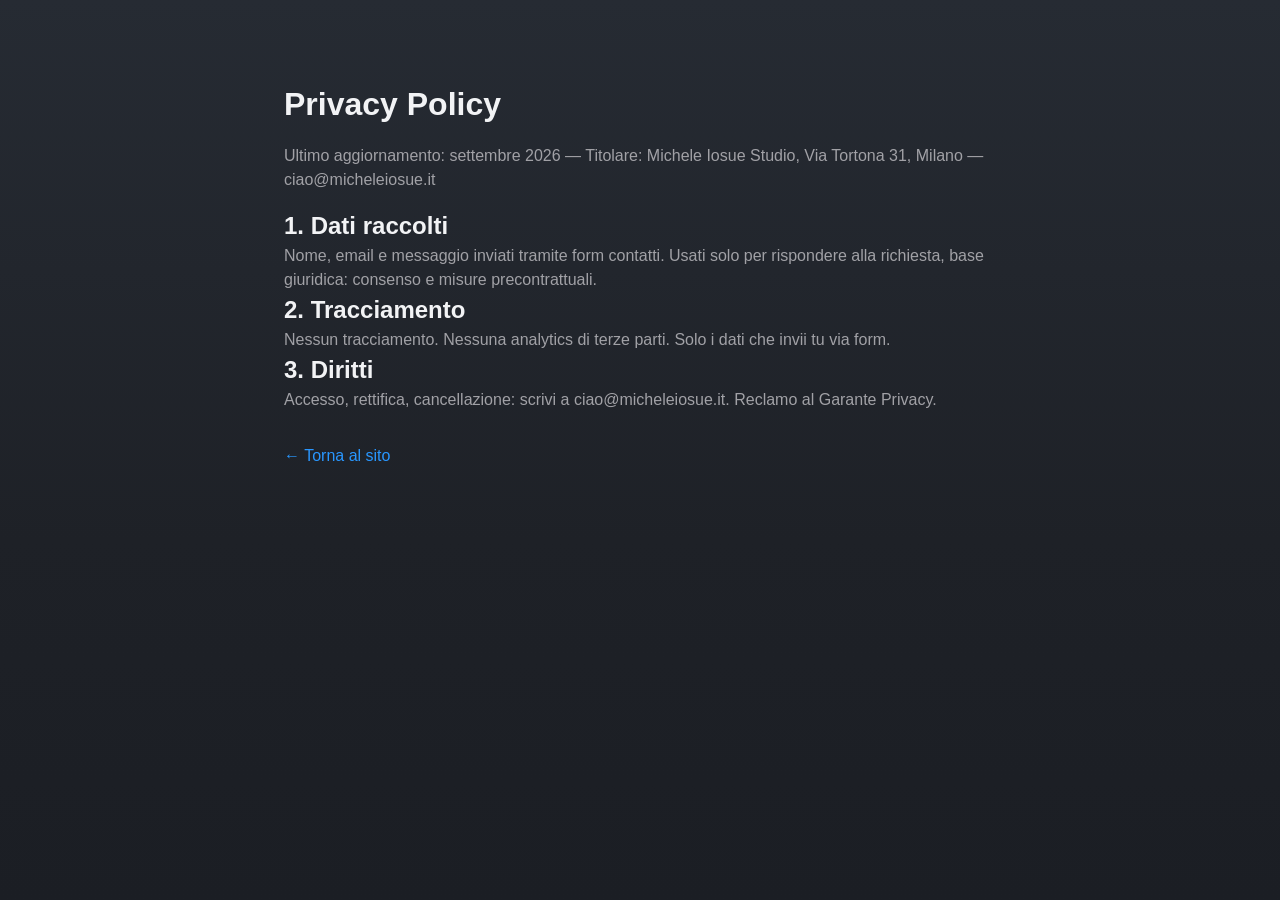
<file: il-mio-sito/privacy.html>
<!DOCTYPE html>
<html lang="it"><head><meta charset="UTF-8"><meta name="viewport" content="width=device-width, initial-scale=1.0">
<title>Privacy Policy — Michele Iosue Studio</title><link rel="stylesheet" href="style.css"></head>
<body style="max-width:760px;margin:0 auto;padding:80px 24px">
<h1>Privacy Policy</h1>
<p style="color:#a1a1a6;margin:16px 0">Ultimo aggiornamento: settembre 2026 — Titolare: Michele Iosue Studio, Via Tortona 31, Milano — ciao@micheleiosue.it</p>
<h2>1. Dati raccolti</h2><p style="color:#a1a1a6">Nome, email e messaggio inviati tramite form contatti. Usati solo per rispondere alla richiesta, base giuridica: consenso e misure precontrattuali.</p>
<h2>2. Tracciamento</h2><p style="color:#a1a1a6">Nessun tracciamento. Nessuna analytics di terze parti. Solo i dati che invii tu via form.</p>
<h2>3. Diritti</h2><p style="color:#a1a1a6">Accesso, rettifica, cancellazione: scrivi a ciao@micheleiosue.it. Reclamo al Garante Privacy.</p>
<p style="margin-top:32px"><a href="index.html" style="color:#2997ff">← Torna al sito</a></p>
</body></html>
</file>
<file: il-mio-sito/style.css>
*{margin:0;padding:0;box-sizing:border-box}
:root{
  --bg:#1e2127; --panel:#262b33; --card:#2c333d;
  --text:#f2f3f5; --muted:#b9bfca; --line:rgba(255,255,255,.12);
  --blue:#2f8cff; --violet:#8b7bff; --green:#3ddc74;
  --radius:28px; --font:'Inter',-apple-system,BlinkMacSystemFont,'SF Pro Display','SF Pro Text',Roboto,'Segoe UI',sans-serif;
}
html{scroll-behavior:smooth;-webkit-text-size-adjust:100%}
body{background:linear-gradient(180deg,#262b33 0%,#1e2127 60%,#1b1e24 100%);background-attachment:fixed;color:var(--text);font-family:var(--font);-webkit-font-smoothing:antialiased;-moz-osx-font-smoothing:grayscale;text-rendering:optimizeLegibility;overflow-x:hidden;line-height:1.5;-webkit-tap-highlight-color:transparent;touch-action:manipulation}
img{max-width:100%;height:auto}
a{color:inherit;text-decoration:none}
button,input,select,textarea{font-family:inherit;min-height:48px}
button{cursor:pointer;touch-action:manipulation}

/* NAV */
.nav{position:fixed;top:0;left:0;right:0;z-index:50;background:rgba(30,33,39,.82);border-bottom:1px solid var(--line);transition:.3s;padding-top:env(safe-area-inset-top)}
@supports((backdrop-filter:blur(20px)) or (-webkit-backdrop-filter:blur(20px))){.nav{backdrop-filter:blur(20px) saturate(180%);-webkit-backdrop-filter:blur(20px) saturate(180%);background:rgba(30,33,39,.72)}}
.nav-inner{max-width:1100px;margin:0 auto;padding:10px 24px;display:flex;align-items:center;justify-content:space-between;min-height:64px}
.logo{font-weight:800;font-size:22px;letter-spacing:-.5px}
.logo span{color:var(--blue)}
.nav-links{display:flex;gap:8px;align-items:center;font-size:15px;color:var(--muted)}
.nav-links a{padding:12px 16px;border-radius:999px}
.nav-links a:hover{color:#fff;background:rgba(255,255,255,.08)}
.nav-links a:active{transform:scale(.97)}
.btn-small{background:#fff;color:#000!important;padding:12px 22px;border-radius:999px;font-weight:600;box-shadow:0 4px 16px rgba(255,255,255,.15)}
.menu-btn{display:none;background:rgba(255,255,255,.08);border:1px solid var(--line);border-radius:12px;color:#fff;font-size:22px;cursor:pointer;width:48px;height:48px;align-items:center;justify-content:center}
.account-chip{display:flex!important;align-items:center;gap:10px;background:rgba(255,255,255,.08);border:1px solid var(--line);border-radius:999px;padding:6px 14px 6px 6px!important}
.account-avatar{width:32px;height:32px;border-radius:50%;background:linear-gradient(135deg,#3a9bff,#8b7bff);display:inline-flex;align-items:center;justify-content:center;font-size:12px;font-weight:800;color:#fff}
.account-name{font-size:14px;font-weight:600;color:#fff;white-space:nowrap}

/* HERO */
.hero{max-width:1100px;margin:0 auto;padding:150px 24px 60px;text-align:center;position:relative}
.hero-badge{display:inline-block;font-size:13px;color:var(--muted);border:1px solid var(--line);padding:8px 18px;border-radius:999px;background:rgba(255,255,255,.04);margin-bottom:28px}
.hero h1{font-size:clamp(44px,8vw,96px);font-weight:800;letter-spacing:-3px;line-height:1.02}
.gradient{background:linear-gradient(90deg,#2997ff,#7d5aff,#ff6482);-webkit-background-clip:text;background-clip:text;color:transparent}
.hero-sub{max-width:620px;margin:24px auto 0;color:var(--muted);font-size:18px}
.hero-sub strong{color:#fff}
.hero-cta{margin-top:32px;display:flex;gap:14px;justify-content:center;flex-wrap:wrap}
.btn-primary{background:linear-gradient(180deg,#3a9bff,#2f8cff);color:#fff;padding:16px 34px;border-radius:999px;font-weight:700;font-size:17px;border:none;cursor:pointer;display:inline-flex;align-items:center;justify-content:center;min-height:52px;transition:.25s;box-shadow:0 8px 24px rgba(47,140,255,.35),inset 0 1px 0 rgba(255,255,255,.25)}
.btn-primary:hover{transform:translateY(-1px);box-shadow:0 12px 32px rgba(47,140,255,.45)}
.btn-primary:active{transform:scale(.98)}
.btn-secondary{background:rgba(255,255,255,.1);border:1px solid var(--line);color:#fff;padding:16px 34px;border-radius:999px;font-weight:600;min-height:52px;display:inline-flex;align-items:center;justify-content:center;transition:.25s;backdrop-filter:blur(10px)}
.btn-secondary:hover{background:rgba(255,255,255,.16)}
.store-row{display:flex;gap:12px;justify-content:center;flex-wrap:wrap;margin-top:20px}
.store-btn{display:inline-flex;align-items:center;gap:10px;background:#0f1216;border:1px solid var(--line);border-radius:16px;padding:10px 18px;font-size:14px;line-height:1.2;min-height:56px}
.store-btn small{display:block;font-size:11px;color:var(--muted)}
.store-btn strong{font-size:15px}
.hero-stats{display:flex;gap:48px;justify-content:center;margin-top:56px;flex-wrap:wrap}
.hero-stats div{display:flex;flex-direction:column}
.hero-stats strong{font-size:32px;font-weight:800}
.hero-stats span{color:var(--muted);font-size:13px}

/* Hero visual */
.hero-visual{position:relative;max-width:700px;margin:60px auto 0;width:100%}
.glass-card{background:rgba(255,255,255,.08);border:1px solid rgba(255,255,255,.14);border-radius:20px;padding:28px;text-align:left;backdrop-filter:blur(20px);position:relative;z-index:2}
.dots{display:flex;gap:8px;margin-bottom:20px}
.dots i{width:12px;height:12px;border-radius:50%;background:#333;display:block}
.dots i:first-child{background:#ff5f57}.dots i:nth-child(2){background:#febc2e}.dots i:nth-child(3){background:#28c840}
.code-line{height:14px;border-radius:7px;background:linear-gradient(90deg,rgba(255,255,255,.18),rgba(255,255,255,.06));margin-bottom:12px}
.w90{width:90%}.w70{width:70%}.w80{width:80%}
.pill-row{display:flex;gap:10px;margin-top:18px}
.pill{font-size:12px;padding:6px 14px;border-radius:999px;font-weight:600}
.blue{background:rgba(0,113,227,.25);color:#2997ff}.violet{background:rgba(125,90,255,.25);color:#b7a5ff}.green{background:rgba(48,209,88,.2);color:#30d158}
.glow{position:absolute;inset:-40px;background:radial-gradient(ellipse at center,rgba(0,113,227,.35),rgba(125,90,255,.15),transparent 70%);filter:blur(20px);z-index:1}

/* Marquee */
.marquee{border-top:1px solid var(--line);border-bottom:1px solid var(--line);overflow:hidden;padding:16px 0;color:var(--muted);font-weight:600;letter-spacing:.5px;white-space:nowrap}
.marquee-track{display:inline-block;animation:scroll 20s linear infinite}
@keyframes scroll{to{transform:translateX(-50%)}}

/* Sections */
.section{max-width:1100px;margin:0 auto;padding:100px 24px}
.section-head h2{font-size:clamp(32px,5vw,56px);font-weight:800;letter-spacing:-1.5px}
.section-head p{color:var(--muted);margin-top:10px;font-size:17px}
.grid{display:grid;grid-template-columns:1fr 1fr;gap:20px;margin-top:44px}
.card{background:linear-gradient(180deg,rgba(255,255,255,.06),rgba(255,255,255,.02)),var(--card);border:1px solid var(--line);border-radius:var(--radius);overflow:hidden;transition:transform .3s,box-shadow .3s,border-color .3s;box-shadow:0 8px 32px rgba(0,0,0,.25)}
@media(hover:hover){.card:hover{transform:translateY(-4px);border-color:rgba(255,255,255,.22);box-shadow:0 16px 48px rgba(0,0,0,.35)}}
.card:active{transform:scale(.99)}
.card.large{grid-column:1/-1;display:grid;grid-template-columns:1.2fr 1fr}
.card-img{height:260px;overflow:hidden}
.card-img img{width:100%;height:100%;object-fit:cover;display:block;transition:transform .5s}
.card:hover .card-img img{transform:scale(1.04)}
.card.large .card-img{height:100%;min-height:320px}
.stack{display:flex;gap:8px;flex-wrap:wrap;margin-top:14px}
.stack span{font-size:12px;background:rgba(255,255,255,.08);border:1px solid var(--line);padding:4px 12px;border-radius:999px;color:#d2d2d7}
.result{margin-top:12px;font-size:13px;color:var(--green);font-weight:600}
.card-link{display:inline-block;margin-top:10px;color:#2997ff;font-weight:600;font-size:14px}
.card-body{padding:28px}
.tag{font-size:12px;text-transform:uppercase;letter-spacing:1px;color:var(--blue);font-weight:700}
.card-body h3{font-size:24px;margin:8px 0;font-weight:700;letter-spacing:-.5px}
.card-body p{color:var(--muted);font-size:15px}

/* Services */
.dark-panel{background:var(--panel);max-width:none;border-top:1px solid var(--line);border-bottom:1px solid var(--line)}
.dark-panel .section-head,.dark-panel .services{max-width:1100px;margin-left:auto;margin-right:auto}
.services{display:grid;grid-template-columns:repeat(4,1fr);gap:16px;margin-top:44px}
.service{background:rgba(255,255,255,.04);border:1px solid var(--line);border-radius:20px;padding:28px 24px;transition:.3s}
.service:hover{background:rgba(255,255,255,.07)}
.icon{font-size:28px;margin-bottom:14px}
.service h3{font-size:18px;margin-bottom:8px}
.service p{color:var(--muted);font-size:14px}

/* About */
.about{display:grid;grid-template-columns:1.2fr .8fr;gap:60px;align-items:center}
.about h2{font-size:clamp(30px,4vw,48px);letter-spacing:-1px;margin-bottom:16px}
.about p{color:var(--muted)}
.skills{list-style:none;margin-top:28px;display:flex;flex-direction:column;gap:18px}
.skills li{font-size:14px;font-weight:600}
.skills span{float:right;color:var(--muted)}
.bar{height:6px;background:rgba(255,255,255,.1);border-radius:3px;margin-top:8px;overflow:hidden}
.bar i{display:block;height:100%;background:linear-gradient(90deg,var(--blue),var(--violet));border-radius:3px}
.link{color:#2997ff;display:inline-block;margin-top:24px;font-weight:600}
.about-photo{display:flex;flex-direction:column;gap:16px;align-items:center}
.avatar{width:220px;height:220px;border-radius:50%;background:linear-gradient(135deg,#2997ff,#7d5aff,#ff6482);display:flex;align-items:center;justify-content:center;font-size:64px;font-weight:800}
.about-card{background:var(--card);border:1px solid var(--line);border-radius:16px;padding:20px 28px;text-align:center;display:flex;flex-direction:column;gap:4px}
.about-card span{color:var(--muted);font-size:13px}
.status{color:var(--green)!important}
.status i{display:inline-block;width:8px;height:8px;background:var(--green);border-radius:50%;margin-right:6px;animation:pulse 2s infinite}
@keyframes pulse{50%{opacity:.4}}

/* CTA */
.cta-box{background:linear-gradient(180deg,#2e3440,#242931);border:1px solid var(--line);border-radius:32px;padding:64px 40px;text-align:center;max-width:760px;margin:0 auto;width:100%}
.cta-box h2{font-size:clamp(32px,5vw,56px);letter-spacing:-1.5px;line-height:1.05}
.cta-box>p{color:var(--muted);margin:16px 0 32px}
.form{display:flex;flex-direction:column;gap:12px;text-align:left}
.form input,.form textarea,.form select{background:rgba(255,255,255,.06);border:1px solid var(--line);border-radius:14px;padding:14px 18px;color:#fff;font-family:inherit;font-size:15px;outline:none;width:100%}
.form select option{color:#000}
.form input:focus,.form textarea:focus,.form select:focus{border-color:var(--blue)}
.form-row{display:grid;grid-template-columns:1fr 1fr;gap:12px}
@media(max-width:600px){.form-row{grid-template-columns:1fr}}
.privacy{display:flex;gap:10px;align-items:flex-start;font-size:13px;color:var(--muted)}
.privacy input{width:auto;margin-top:3px}
.contact-direct{display:flex;gap:12px;justify-content:center;flex-wrap:wrap;margin-bottom:24px;font-size:14px}
.contact-direct a{border:1px solid var(--line);padding:8px 16px;border-radius:999px;background:rgba(255,255,255,.05)}
.contact-direct a:hover{background:rgba(255,255,255,.12)}
.contact-direct span{color:var(--muted);align-self:center}
.skip{position:absolute;left:-9999px;background:#fff;color:#000;padding:10px 18px;z-index:100;border-radius:0 0 12px 0}
.skip:focus{left:0}
a:focus-visible,button:focus-visible,input:focus-visible,textarea:focus-visible,select:focus-visible{outline:2px solid #2997ff;outline-offset:2px}
.testimonials{padding-top:20px}
.testi-grid{display:grid;grid-template-columns:repeat(3,1fr);gap:16px;margin-top:36px}
.testi{background:var(--card);border:1px solid var(--line);border-radius:20px;padding:26px}
.testi p{font-size:15px}
.testi footer{margin-top:16px;display:flex;flex-direction:column;border:none;padding:0}
.testi span{color:var(--muted);font-size:13px}
.faq-list{max-width:760px;margin:32px auto 0;display:flex;flex-direction:column;gap:12px}
.faq-list details{background:var(--card);border:1px solid var(--line);border-radius:16px;padding:18px 22px}
.faq-list summary{cursor:pointer;font-weight:600}
.faq-list p{color:var(--muted);margin-top:10px;font-size:15px}
.site-footer{max-width:1100px;margin:0 auto;padding:48px 24px;border-top:1px solid var(--line)}
.footer-grid{display:grid;grid-template-columns:2fr 1fr 1fr 1fr;gap:24px;color:var(--muted);font-size:14px}
.footer-grid strong{color:#fff}
.footer-grid a:hover{color:#fff}
.footer-bottom{display:flex;justify-content:space-between;margin-top:32px;padding-top:20px;border-top:1px solid var(--line);color:var(--muted);font-size:13px}
@media(max-width:800px){.testi-grid{grid-template-columns:1fr}.footer-grid{grid-template-columns:1fr 1fr}}
.full{width:100%}
.form-note{font-size:13px;color:var(--green);min-height:18px;text-align:center}
.contacts{display:flex;gap:20px;justify-content:center;margin-top:28px;flex-wrap:wrap;font-size:14px;color:var(--muted)}
.contacts a:hover{color:#fff}

footer{max-width:1100px;margin:0 auto;padding:32px 24px 48px;display:flex;justify-content:space-between;color:var(--muted);font-size:13px;border-top:1px solid var(--line)}
footer a:hover{color:#fff}

/* Reveal */
.reveal{opacity:0;transform:translateY(28px);transition:opacity .7s ease,transform .7s ease}
.reveal.visible{opacity:1;transform:none}

/* ===== RESPONSIVE COMPLETO ===== */
@media(max-width:1024px){
  .services{grid-template-columns:1fr 1fr}
  .testi-grid{grid-template-columns:1fr 1fr}
  .hero h1{letter-spacing:-2px}
}
@media(max-width:800px){
  .section{padding:64px 20px}
  .grid,.about{grid-template-columns:1fr}
  .card.large{grid-template-columns:1fr}
  .card.large .card-img{min-height:220px}
  .card-img{height:200px}
  .about{gap:32px}
  .avatar{width:160px;height:160px;font-size:48px}
  .nav-links{position:fixed;top:60px;right:0;left:0;background:#262b33;flex-direction:column;padding:24px;display:none;border-bottom:1px solid var(--line);gap:18px}
  .nav-links.open{display:flex}
  .menu-btn{display:block}
  .cta-box{padding:40px 24px;border-radius:24px}
  .hero{padding:120px 20px 40px}
  .hero-stats{gap:24px}
  .hero-stats strong{font-size:26px}
  .hero-cta .btn-primary,.hero-cta .btn-secondary{width:100%;text-align:center}
  .testi-grid{grid-template-columns:1fr}
  .footer-bottom{flex-direction:column;gap:12px;text-align:center}
}
@media(max-width:520px){
  .services{grid-template-columns:1fr}
  .footer-grid{grid-template-columns:1fr}
  .hero h1{font-size:clamp(36px,11vw,52px)}
  .hero-sub{font-size:16px}
  .card-body{padding:20px}
  .form-row{grid-template-columns:1fr}
  .contact-direct{font-size:13px}
  .section-head h2{font-size:32px}
}
@media(prefers-reduced-motion:reduce){
  *,*::before,*::after{animation-duration:.01ms!important;transition-duration:.01ms!important}
  html{scroll-behavior:auto}
}
</file>
